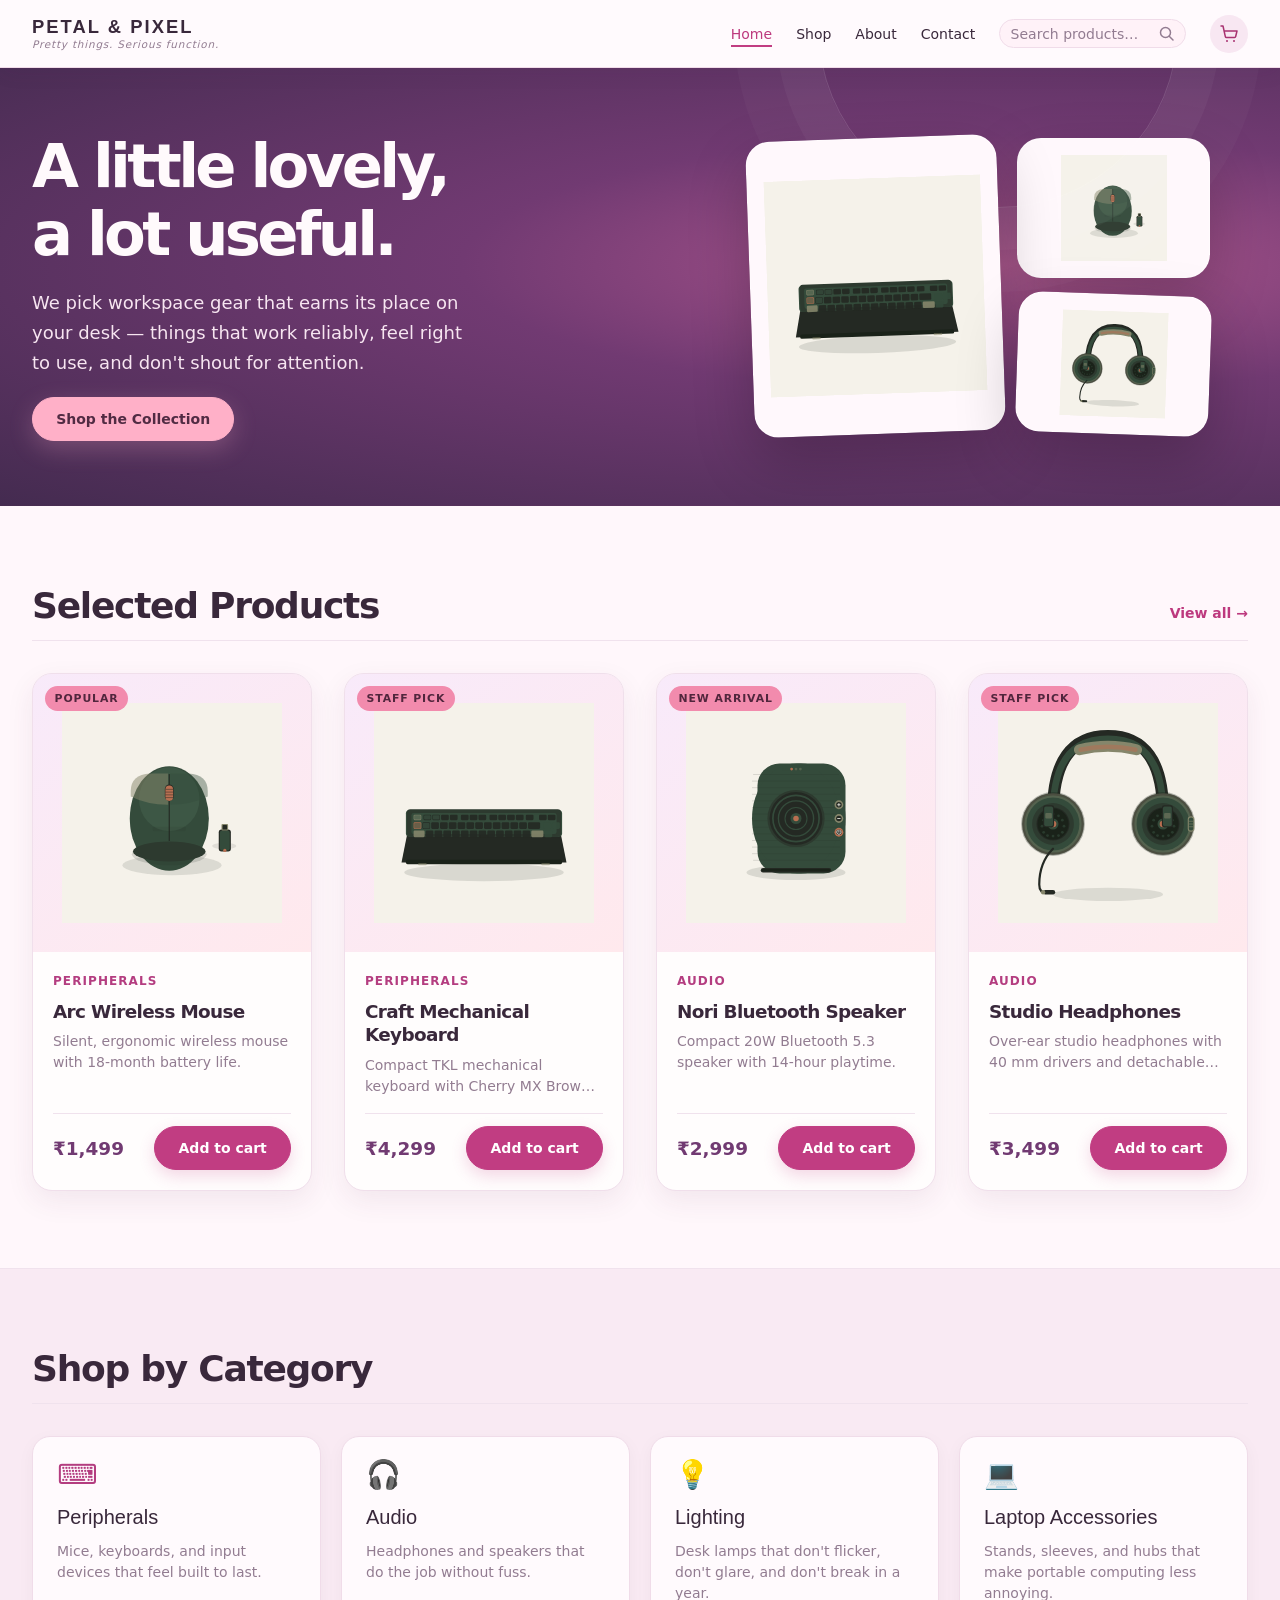
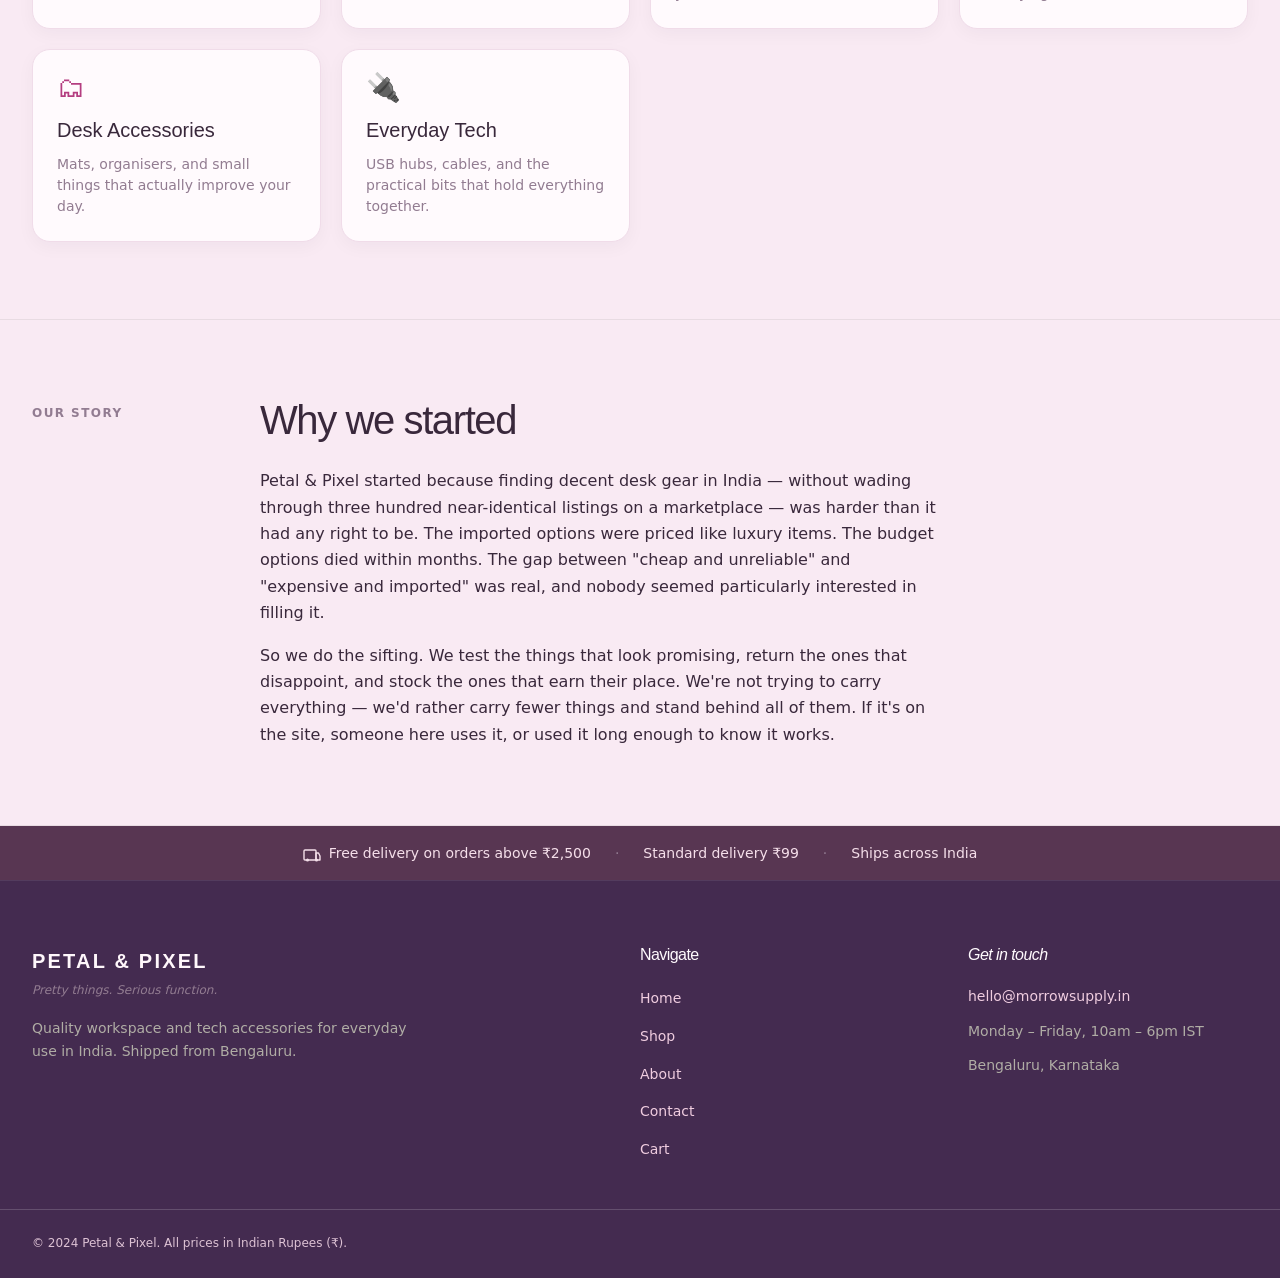
<file: index.html>
<!DOCTYPE html>
<html lang="en">
<head>
  <meta charset="UTF-8" />
  <meta name="viewport" content="width=device-width, initial-scale=1.0" />
  <title>Petal & Pixel — Pretty things. Serious function.</title>
  <meta name="description" content="Petal & Pixel — quality tech and workspace accessories for India. Keyboards, headphones, desk setups, and more." />
  <link rel="stylesheet" href="./css/style.css" />
</head>
<body class="page-home">

  <!-- ===================== HEADER / NAV ===================== -->
  <header class="site-header" id="site-header">
    <nav class="nav-inner" role="navigation" aria-label="Main navigation">

      <!-- Logo -->
      <a href="./index.html" class="nav-logo" aria-label="Petal & Pixel home">
        <span class="logo-name">PETAL & PIXEL</span>
        <span class="logo-tagline">Pretty things. Serious function.</span>
      </a>

      <!-- Primary nav links -->
      <ul class="nav-links" id="nav-menu" role="list">
        <li><a href="./index.html" class="nav-link" data-page="home">Home</a></li>
        <li><a href="./shop.html" class="nav-link" data-page="shop">Shop</a></li>
        <li><a href="./about.html" class="nav-link" data-page="about">About</a></li>
        <li><a href="./contact.html" class="nav-link" data-page="contact">Contact</a></li>
      </ul>

      <!-- Search -->
      <form class="nav-search" role="search" action="./shop.html" method="get">
        <label for="nav-search-input" class="sr-only">Search products</label>
        <input
          type="search"
          id="nav-search-input"
          name="q"
          class="nav-search-input"
          placeholder="Search products…"
          autocomplete="off"
        />
        <button type="submit" class="nav-search-btn" aria-label="Search">
          <svg width="16" height="16" viewBox="0 0 16 16" fill="none" aria-hidden="true">
            <circle cx="6.5" cy="6.5" r="5" stroke="currentColor" stroke-width="1.5"/>
            <path d="M10.5 10.5L14 14" stroke="currentColor" stroke-width="1.5" stroke-linecap="round"/>
          </svg>
        </button>
      </form>

      <!-- Cart -->
      <a href="./cart.html" class="nav-cart" aria-label="View cart">
        <svg width="20" height="20" viewBox="0 0 20 20" fill="none" aria-hidden="true">
          <path d="M2 2h2l2.4 10.8a1 1 0 0 0 1 .7h8.2a1 1 0 0 0 1-.8L18 7H5" stroke="currentColor" stroke-width="1.5" stroke-linecap="round" stroke-linejoin="round"/>
          <circle cx="8" cy="17" r="1" fill="currentColor"/>
          <circle cx="15" cy="17" r="1" fill="currentColor"/>
        </svg>
        <span class="cart-count" id="cart-count" hidden>0</span>
      </a>

      <!-- Mobile hamburger -->
      <button class="nav-hamburger" id="menu-toggle" aria-label="Open menu" aria-expanded="false" aria-controls="nav-menu">
        <span></span><span></span><span></span>
      </button>

    </nav>
  </header>

  <main>

    <!-- ===================== HERO ===================== -->
    <section class="hero" aria-label="Homepage hero">
      <div class="hero-inner container">

        <!-- Left: editorial copy -->
        <div class="hero-copy">
          <h1 class="hero-headline">A little lovely,<br>a lot useful.</h1>
          <p class="hero-subtext">
            We pick workspace gear that earns its place on your desk —
            things that work reliably, feel right to use, and don't
            shout for attention.
          </p>
          <a href="./shop.html" class="btn btn-primary">Shop the Collection</a>
        </div>

        <!-- Right: product image grid -->
        <div class="hero-images" aria-hidden="true">
          <div class="hero-image-grid">
            <div class="hero-img-block hero-img-block--tall">
              <img
                src="./assets/images/mechanical-keyboard.svg"
                alt="Craft Mechanical Keyboard"
                class="hero-product-img"
                loading="eager"
              />
            </div>
            <div class="hero-img-block hero-img-block--short">
              <img
                src="./assets/images/wireless-mouse.svg"
                alt="Arc Wireless Mouse"
                class="hero-product-img"
                loading="eager"
              />
            </div>
            <div class="hero-img-block hero-img-block--short">
              <img
                src="./assets/images/headphones.svg"
                alt="Studio Headphones"
                class="hero-product-img"
                loading="eager"
              />
            </div>
          </div>
        </div>

      </div>
    </section>

    <!-- ===================== FEATURED PRODUCTS ===================== -->
    <section class="section featured-products" id="featured" aria-labelledby="featured-heading">
      <div class="container">
        <div class="section-header">
          <h2 class="section-title" id="featured-heading">Selected Products</h2>
          <a href="./shop.html" class="section-link">View all →</a>
        </div>

        <!-- JS renders product cards here -->
        <div id="featured-products-grid" class="product-grid" role="list" aria-live="polite" aria-busy="true">
          <!-- Loading state -->
          <div class="loading-state" id="featured-loading" aria-label="Loading products">
            <div class="loading-spinner" aria-hidden="true"></div>
            <p>Loading products…</p>
          </div>
        </div>
      </div>
    </section>

    <!-- ===================== CATEGORIES ===================== -->
    <section class="section categories" aria-labelledby="categories-heading">
      <div class="container">
        <h2 class="section-title" id="categories-heading">Shop by Category</h2>
        <ul class="category-grid" role="list">

          <li class="category-card">
            <a href="./shop.html?category=Peripherals" class="category-link">
              <span class="category-icon" aria-hidden="true">⌨</span>
              <span class="category-name">Peripherals</span>
              <span class="category-desc">Mice, keyboards, and input devices that feel built to last.</span>
            </a>
          </li>

          <li class="category-card">
            <a href="./shop.html?category=Audio" class="category-link">
              <span class="category-icon" aria-hidden="true">🎧</span>
              <span class="category-name">Audio</span>
              <span class="category-desc">Headphones and speakers that do the job without fuss.</span>
            </a>
          </li>

          <li class="category-card">
            <a href="./shop.html?category=Lighting" class="category-link">
              <span class="category-icon" aria-hidden="true">💡</span>
              <span class="category-name">Lighting</span>
              <span class="category-desc">Desk lamps that don't flicker, don't glare, and don't break in a year.</span>
            </a>
          </li>

          <li class="category-card">
            <a href="./shop.html?category=Laptop+Accessories" class="category-link">
              <span class="category-icon" aria-hidden="true">💻</span>
              <span class="category-name">Laptop Accessories</span>
              <span class="category-desc">Stands, sleeves, and hubs that make portable computing less annoying.</span>
            </a>
          </li>

          <li class="category-card">
            <a href="./shop.html?category=Desk+Accessories" class="category-link">
              <span class="category-icon" aria-hidden="true">🗂</span>
              <span class="category-name">Desk Accessories</span>
              <span class="category-desc">Mats, organisers, and small things that actually improve your day.</span>
            </a>
          </li>

          <li class="category-card">
            <a href="./shop.html?category=Everyday+Tech" class="category-link">
              <span class="category-icon" aria-hidden="true">🔌</span>
              <span class="category-name">Everyday Tech</span>
              <span class="category-desc">USB hubs, cables, and the practical bits that hold everything together.</span>
            </a>
          </li>

        </ul>
      </div>
    </section>

    <!-- ===================== BRAND STORY ===================== -->
    <section class="section brand-story" aria-labelledby="story-heading">
      <div class="container brand-story-inner">
        <div class="brand-story-label">Our story</div>
        <div class="brand-story-content">
          <h2 class="brand-story-heading" id="story-heading">Why we started</h2>
          <div class="brand-story-text">
            <p>
              Petal & Pixel started because finding decent desk gear in India — without
              wading through three hundred near-identical listings on a marketplace —
              was harder than it had any right to be. The imported options were priced
              like luxury items. The budget options died within months. The gap between
              "cheap and unreliable" and "expensive and imported" was real, and nobody
              seemed particularly interested in filling it.
            </p>
            <p>
              So we do the sifting. We test the things that look promising, return the
              ones that disappoint, and stock the ones that earn their place. We're not
              trying to carry everything — we'd rather carry fewer things and stand
              behind all of them. If it's on the site, someone here uses it, or used it
              long enough to know it works.
            </p>
          </div>
        </div>
      </div>
    </section>

    <!-- ===================== SHIPPING INFO BAR ===================== -->
    <aside class="shipping-bar" aria-label="Shipping information">
      <ul class="shipping-bar-inner" role="list">
        <li class="shipping-item">
          <svg width="18" height="18" viewBox="0 0 18 18" fill="none" aria-hidden="true">
            <rect x="1" y="6" width="12" height="10" rx="1" stroke="currentColor" stroke-width="1.4"/>
            <path d="M13 9h2.5l1.5 3v4h-4V9z" stroke="currentColor" stroke-width="1.4" stroke-linejoin="round"/>
            <circle cx="4.5" cy="16" r="1.5" fill="currentColor"/>
            <circle cx="13.5" cy="16" r="1.5" fill="currentColor"/>
          </svg>
          Free delivery on orders above ₹2,500
        </li>
        <li class="shipping-divider" aria-hidden="true">·</li>
        <li class="shipping-item">Standard delivery ₹99</li>
        <li class="shipping-divider" aria-hidden="true">·</li>
        <li class="shipping-item">Ships across India</li>
      </ul>
    </aside>

  </main>

  <!-- ===================== FOOTER ===================== -->
  <footer class="site-footer" role="contentinfo">
    <div class="footer-inner">

      <!-- Col 1: Brand -->
      <div class="footer-col footer-brand">
        <span class="footer-logo">PETAL & PIXEL</span>
        <p class="footer-tagline">Pretty things. Serious function.</p>
        <p class="footer-blurb">
          Quality workspace and tech accessories for everyday use in India.
          Shipped from Bengaluru.
        </p>
      </div>

      <!-- Col 2: Links -->
      <nav class="footer-col footer-links" aria-label="Footer navigation">
        <h3 class="footer-heading">Navigate</h3>
        <ul role="list">
          <li><a href="./index.html">Home</a></li>
          <li><a href="./shop.html">Shop</a></li>
          <li><a href="./about.html">About</a></li>
          <li><a href="./contact.html">Contact</a></li>
          <li><a href="./cart.html">Cart</a></li>
        </ul>
      </nav>

      <!-- Col 3: Contact -->
      <address class="footer-col footer-contact">
        <h3 class="footer-heading">Get in touch</h3>
        <ul role="list">
          <li>
            <a href="mailto:hello@morrowsupply.in">hello@morrowsupply.in</a>
          </li>
          <li>Monday – Friday, 10am – 6pm IST</li>
          <li>Bengaluru, Karnataka</li>
        </ul>
      </address>

    </div>
    <div class="footer-bottom">
      <p>&copy; 2024 Petal & Pixel. All prices in Indian Rupees (₹).</p>
    </div>
  </footer>

  <!-- Scripts (main.js first — provides globals) -->
  <script src="./js/main.js"></script>
  <script src="./js/products.js"></script>
  <script>
    // Load and render featured products on homepage
    document.addEventListener('DOMContentLoaded', function () {
      const grid = document.getElementById('featured-products-grid');
      const loading = document.getElementById('featured-loading');

      // Set aria-busy while loading
      grid.setAttribute('aria-busy', 'true');

      loadXML('./data/products.xml')
        .then(function (xmlDoc) {
          const products = parseProducts(xmlDoc);
          const featured = products.filter(function (p) {
            return p.featured === true;
          }).slice(0, 4);

          // Clear loading state
          loading.remove();
          grid.setAttribute('aria-busy', 'false');

          if (featured.length === 0) {
            grid.innerHTML = '<p class="empty-state">No featured products at the moment.</p>';
            return;
          }

          grid.innerHTML = featured.map(renderProductCard).join('');
          initAddToCartButtons(grid);
        })
        .catch(function (err) {
          loading.remove();
          grid.setAttribute('aria-busy', 'false');
          grid.innerHTML = '<p class="empty-state__text">Could not load products. Please refresh the page.</p>';
        });
    });
  </script>

</body>
</html>
</file>
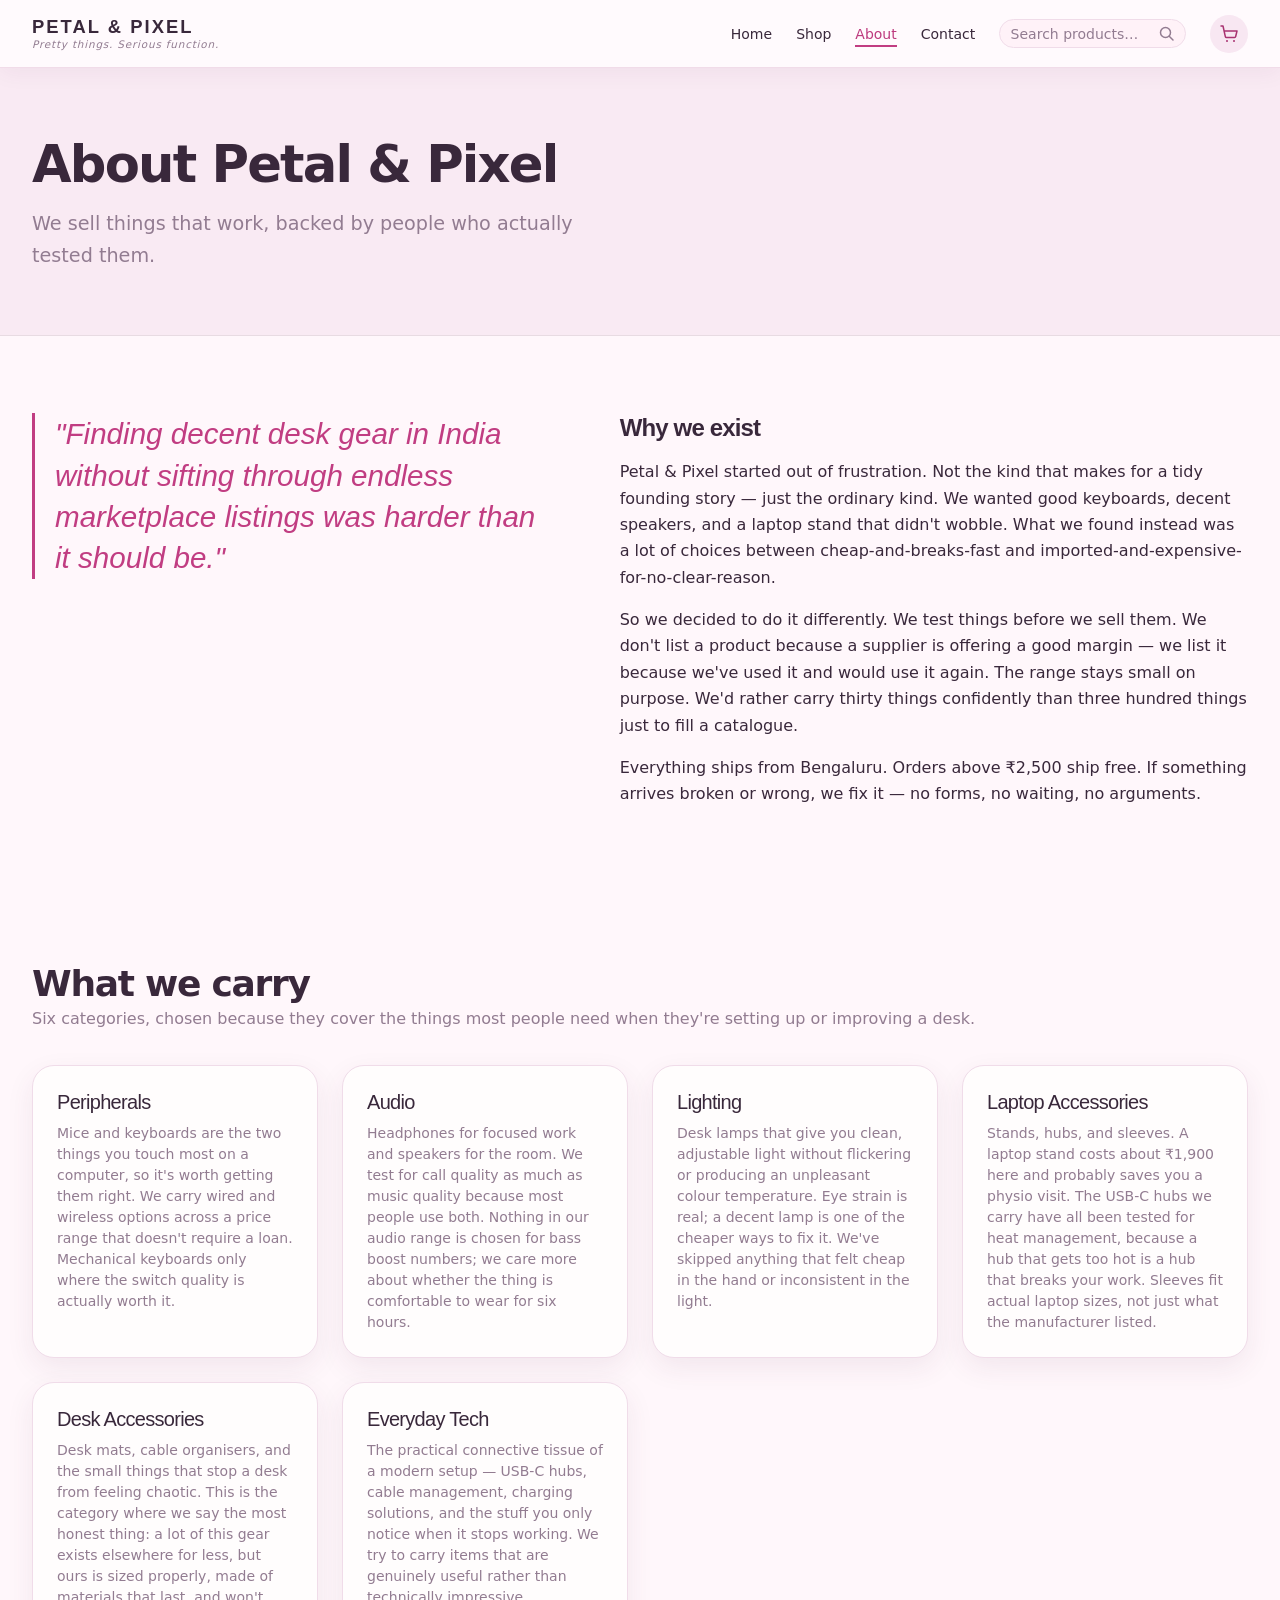
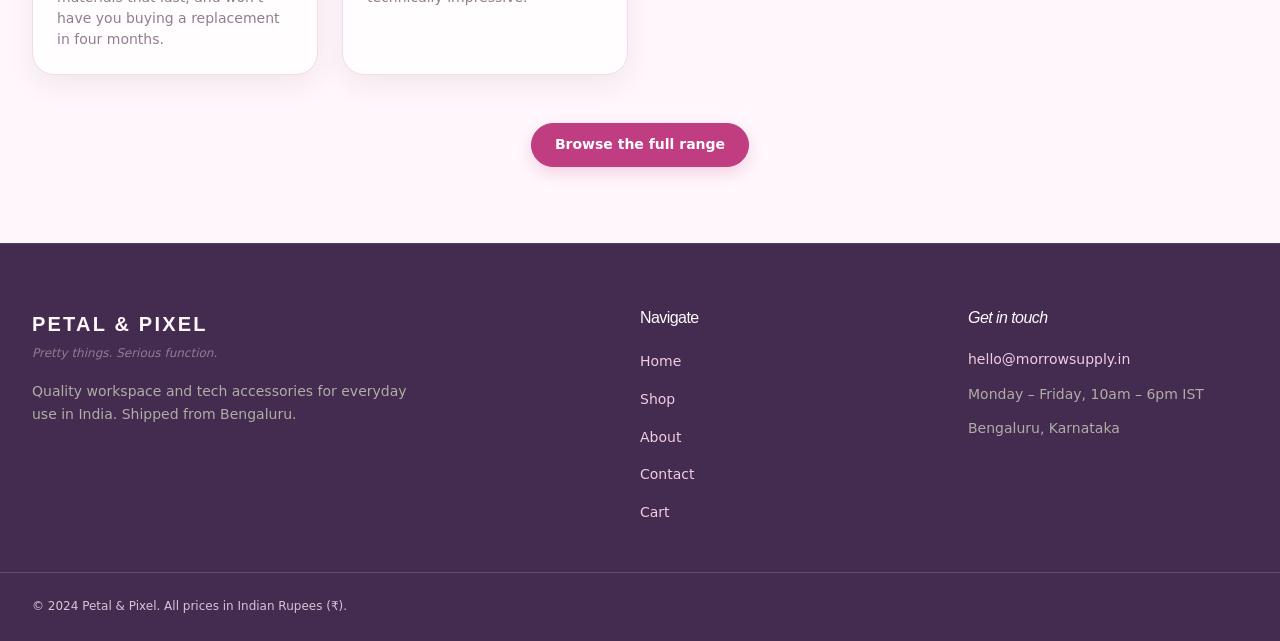
<file: about.html>
<!DOCTYPE html>
<html lang="en">
<head>
  <meta charset="UTF-8" />
  <meta name="viewport" content="width=device-width, initial-scale=1.0" />
  <title>About — Petal & Pixel</title>
  <meta name="description" content="Petal & Pixel is an Indian tech and workspace accessories retailer. We test what we sell and stock only what works." />
  <link rel="stylesheet" href="./css/style.css" />
</head>
<body class="page-about">

  <!-- ===================== HEADER / NAV ===================== -->
  <header class="site-header" id="site-header">
    <nav class="nav-inner" role="navigation" aria-label="Main navigation">

      <!-- Logo -->
      <a href="./index.html" class="nav-logo" aria-label="Petal & Pixel home">
        <span class="logo-name">PETAL & PIXEL</span>
        <span class="logo-tagline">Pretty things. Serious function.</span>
      </a>

      <!-- Primary nav links -->
      <ul class="nav-links" id="nav-menu" role="list">
        <li><a href="./index.html" class="nav-link" data-page="home">Home</a></li>
        <li><a href="./shop.html" class="nav-link" data-page="shop">Shop</a></li>
        <li><a href="./about.html" class="nav-link" data-page="about">About</a></li>
        <li><a href="./contact.html" class="nav-link" data-page="contact">Contact</a></li>
      </ul>

      <!-- Search -->
      <form class="nav-search" role="search" action="./shop.html" method="get">
        <label for="nav-search-input" class="sr-only">Search products</label>
        <input
          type="search"
          id="nav-search-input"
          name="q"
          class="nav-search-input"
          placeholder="Search products…"
          autocomplete="off"
        />
        <button type="submit" class="nav-search-btn" aria-label="Search">
          <svg width="16" height="16" viewBox="0 0 16 16" fill="none" aria-hidden="true">
            <circle cx="6.5" cy="6.5" r="5" stroke="currentColor" stroke-width="1.5"/>
            <path d="M10.5 10.5L14 14" stroke="currentColor" stroke-width="1.5" stroke-linecap="round"/>
          </svg>
        </button>
      </form>

      <!-- Cart -->
      <a href="./cart.html" class="nav-cart" aria-label="View cart">
        <svg width="20" height="20" viewBox="0 0 20 20" fill="none" aria-hidden="true">
          <path d="M2 2h2l2.4 10.8a1 1 0 0 0 1 .7h8.2a1 1 0 0 0 1-.8L18 7H5" stroke="currentColor" stroke-width="1.5" stroke-linecap="round" stroke-linejoin="round"/>
          <circle cx="8" cy="17" r="1" fill="currentColor"/>
          <circle cx="15" cy="17" r="1" fill="currentColor"/>
        </svg>
        <span class="cart-count" id="cart-count" hidden>0</span>
      </a>

      <!-- Mobile hamburger -->
      <button class="nav-hamburger" id="menu-toggle" aria-label="Open menu" aria-expanded="false" aria-controls="nav-menu">
        <span></span><span></span><span></span>
      </button>

    </nav>
  </header>

  <main>

    <!-- ===================== PAGE HERO ===================== -->
    <section class="about-hero" aria-labelledby="about-hero-heading">
      <div class="container">
        <h1 class="about-hero-heading" id="about-hero-heading">About Petal & Pixel</h1>
        <p class="about-hero-lead">
          We sell things that work, backed by people who actually tested them.
        </p>
      </div>
    </section>

    <!-- ===================== BRAND PHILOSOPHY ===================== -->
    <section class="section about-philosophy" aria-labelledby="philosophy-heading">
      <div class="container about-philosophy-inner">

        <!-- Left: pullquote -->
        <div class="about-pullquote-wrap">
          <blockquote class="about-pullquote">
            "Finding decent desk gear in India without sifting through endless
            marketplace listings was harder than it should be."
          </blockquote>
        </div>

        <!-- Right: paragraphs -->
        <div class="about-philosophy-text" id="philosophy-heading">
          <h2 class="about-philosophy-heading">Why we exist</h2>

          <p>
            Petal & Pixel started out of frustration. Not the kind that makes
            for a tidy founding story — just the ordinary kind. We wanted good
            keyboards, decent speakers, and a laptop stand that didn't wobble.
            What we found instead was a lot of choices between cheap-and-breaks-fast
            and imported-and-expensive-for-no-clear-reason.
          </p>

          <p>
            So we decided to do it differently. We test things before we sell them.
            We don't list a product because a supplier is offering a good margin —
            we list it because we've used it and would use it again. The range stays
            small on purpose. We'd rather carry thirty things confidently than three
            hundred things just to fill a catalogue.
          </p>

          <p>
            Everything ships from Bengaluru. Orders above ₹2,500 ship free.
            If something arrives broken or wrong, we fix it — no forms,
            no waiting, no arguments.
          </p>
        </div>

      </div>
    </section>

    <!-- ===================== WHAT WE CARRY ===================== -->
    <section class="section about-categories" aria-labelledby="categories-heading">
      <div class="container">
        <h2 class="section-title" id="categories-heading">What we carry</h2>
        <p class="about-categories-intro">
          Six categories, chosen because they cover the things most people need
          when they're setting up or improving a desk.
        </p>

        <ul class="about-categories-grid" role="list">

          <li class="about-category-block">
            <h3 class="about-category-name">Peripherals</h3>
            <p class="about-category-desc">
              Mice and keyboards are the two things you touch most on a computer,
              so it's worth getting them right. We carry wired and wireless options
              across a price range that doesn't require a loan. Mechanical keyboards
              only where the switch quality is actually worth it.
            </p>
          </li>

          <li class="about-category-block">
            <h3 class="about-category-name">Audio</h3>
            <p class="about-category-desc">
              Headphones for focused work and speakers for the room. We test for
              call quality as much as music quality because most people use both.
              Nothing in our audio range is chosen for bass boost numbers;
              we care more about whether the thing is comfortable to wear for six hours.
            </p>
          </li>

          <li class="about-category-block">
            <h3 class="about-category-name">Lighting</h3>
            <p class="about-category-desc">
              Desk lamps that give you clean, adjustable light without flickering
              or producing an unpleasant colour temperature. Eye strain is real;
              a decent lamp is one of the cheaper ways to fix it. We've skipped
              anything that felt cheap in the hand or inconsistent in the light.
            </p>
          </li>

          <li class="about-category-block">
            <h3 class="about-category-name">Laptop Accessories</h3>
            <p class="about-category-desc">
              Stands, hubs, and sleeves. A laptop stand costs about ₹1,900 here
              and probably saves you a physio visit. The USB-C hubs we carry have
              all been tested for heat management, because a hub that gets too hot
              is a hub that breaks your work. Sleeves fit actual laptop sizes,
              not just what the manufacturer listed.
            </p>
          </li>

          <li class="about-category-block">
            <h3 class="about-category-name">Desk Accessories</h3>
            <p class="about-category-desc">
              Desk mats, cable organisers, and the small things that stop a desk
              from feeling chaotic. This is the category where we say the most
              honest thing: a lot of this gear exists elsewhere for less, but ours
              is sized properly, made of materials that last, and won't have you
              buying a replacement in four months.
            </p>
          </li>

          <li class="about-category-block">
            <h3 class="about-category-name">Everyday Tech</h3>
            <p class="about-category-desc">
              The practical connective tissue of a modern setup — USB-C hubs,
              cable management, charging solutions, and the stuff you only notice
              when it stops working. We try to carry items that are genuinely
              useful rather than technically impressive.
            </p>
          </li>

        </ul>

        <div class="about-cta-wrap">
          <a href="./shop.html" class="btn btn-primary">Browse the full range</a>
        </div>

      </div>
    </section>

  </main>

  <!-- ===================== FOOTER ===================== -->
  <footer class="site-footer" role="contentinfo">
    <div class="footer-inner">

      <!-- Col 1: Brand -->
      <div class="footer-col footer-brand">
        <span class="footer-logo">PETAL & PIXEL</span>
        <p class="footer-tagline">Pretty things. Serious function.</p>
        <p class="footer-blurb">
          Quality workspace and tech accessories for everyday use in India.
          Shipped from Bengaluru.
        </p>
      </div>

      <!-- Col 2: Links -->
      <nav class="footer-col footer-links" aria-label="Footer navigation">
        <h3 class="footer-heading">Navigate</h3>
        <ul role="list">
          <li><a href="./index.html">Home</a></li>
          <li><a href="./shop.html">Shop</a></li>
          <li><a href="./about.html">About</a></li>
          <li><a href="./contact.html">Contact</a></li>
          <li><a href="./cart.html">Cart</a></li>
        </ul>
      </nav>

      <!-- Col 3: Contact -->
      <address class="footer-col footer-contact">
        <h3 class="footer-heading">Get in touch</h3>
        <ul role="list">
          <li>
            <a href="mailto:hello@morrowsupply.in">hello@morrowsupply.in</a>
          </li>
          <li>Monday – Friday, 10am – 6pm IST</li>
          <li>Bengaluru, Karnataka</li>
        </ul>
      </address>

    </div>
    <div class="footer-bottom">
      <p>&copy; 2024 Petal & Pixel. All prices in Indian Rupees (₹).</p>
    </div>
  </footer>

  <!-- Scripts -->
  <script src="./js/main.js"></script>

</body>
</html>
</file>
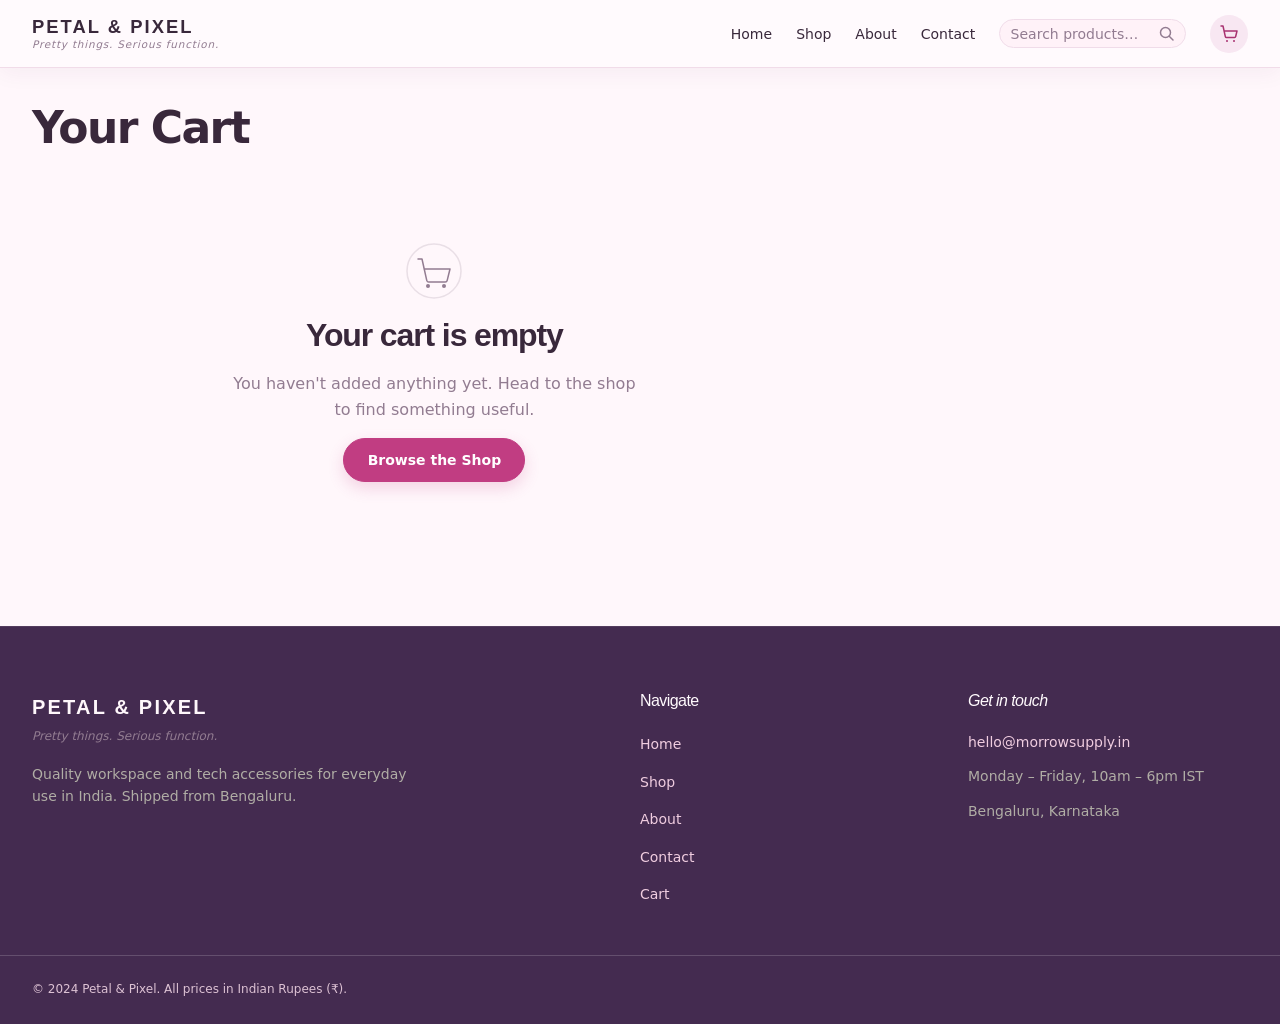
<file: cart.html>
<!DOCTYPE html>
<html lang="en">
<head>
  <meta charset="UTF-8" />
  <meta name="viewport" content="width=device-width, initial-scale=1.0" />
  <title>Your Cart — Petal & Pixel</title>
  <meta name="description" content="Review your cart and proceed to checkout at Petal & Pixel." />
  <link rel="stylesheet" href="./css/style.css" />
</head>
<body class="page-cart">

  <!-- ===================== HEADER / NAV ===================== -->
  <header class="site-header" id="site-header">
    <nav class="nav-inner" role="navigation" aria-label="Main navigation">

      <!-- Logo -->
      <a href="./index.html" class="nav-logo" aria-label="Petal & Pixel home">
        <span class="logo-name">PETAL & PIXEL</span>
        <span class="logo-tagline">Pretty things. Serious function.</span>
      </a>

      <!-- Primary nav links -->
      <ul class="nav-links" id="nav-menu" role="list">
        <li><a href="./index.html" class="nav-link">Home</a></li>
        <li><a href="./shop.html" class="nav-link">Shop</a></li>
        <li><a href="./about.html" class="nav-link">About</a></li>
        <li><a href="./contact.html" class="nav-link">Contact</a></li>
      </ul>

      <!-- Search -->
      <form class="nav-search" role="search" action="./shop.html" method="get">
        <label for="nav-search-input" class="sr-only">Search products</label>
        <input
          type="search"
          id="nav-search-input"
          name="q"
          class="nav-search-input"
          placeholder="Search products…"
          autocomplete="off"
        />
        <button type="submit" class="nav-search-btn" aria-label="Search">
          <svg width="16" height="16" viewBox="0 0 16 16" fill="none" aria-hidden="true">
            <circle cx="6.5" cy="6.5" r="5" stroke="currentColor" stroke-width="1.5"/>
            <path d="M10.5 10.5L14 14" stroke="currentColor" stroke-width="1.5" stroke-linecap="round"/>
          </svg>
        </button>
      </form>

      <!-- Cart -->
      <a href="./cart.html" class="nav-cart" aria-label="View cart" aria-current="page">
        <svg width="20" height="20" viewBox="0 0 20 20" fill="none" aria-hidden="true">
          <path d="M2 2h2l2.4 10.8a1 1 0 0 0 1 .7h8.2a1 1 0 0 0 1-.8L18 7H5" stroke="currentColor" stroke-width="1.5" stroke-linecap="round" stroke-linejoin="round"/>
          <circle cx="8" cy="17" r="1" fill="currentColor"/>
          <circle cx="15" cy="17" r="1" fill="currentColor"/>
        </svg>
        <span class="cart-count" id="cart-count" hidden>0</span>
      </a>

      <!-- Mobile hamburger -->
      <button class="nav-hamburger" id="menu-toggle" aria-label="Open menu" aria-expanded="false" aria-controls="nav-menu">
        <span></span><span></span><span></span>
      </button>

    </nav>
  </header>

  <main>
    <div class="container">
      <h1 class="page-title">Your Cart</h1>

      <!-- Cart layout: items (left) + summary sidebar (right) -->
      <div class="cart-layout" id="cart-layout">

        <!-- Cart items column -->
        <section class="cart-items-col" aria-label="Cart items">
          <div id="cart-items" aria-live="polite">
            <!-- JS renders cart rows or empty state here -->
            <div class="loading-state" id="cart-loading" aria-label="Loading cart">
              <div class="loading-spinner" aria-hidden="true"></div>
              <p>Loading your cart…</p>
            </div>
          </div>
        </section>

        <!-- Order summary sidebar -->
        <aside class="cart-summary-col" aria-label="Order summary" id="cart-summary-sidebar">
          <div class="order-summary-card">
            <h2 class="summary-heading">Order Summary</h2>

            <dl class="summary-list">
              <div class="summary-row">
                <dt>Subtotal</dt>
                <dd id="summary-subtotal">—</dd>
              </div>
              <div class="summary-row">
                <dt>Delivery</dt>
                <dd id="summary-shipping">—</dd>
              </div>
              <div class="summary-row summary-row--total">
                <dt>Total</dt>
                <dd id="summary-total">—</dd>
              </div>
            </dl>

            <p class="delivery-note" id="delivery-note" aria-live="polite"></p>

            <a href="./checkout.html" class="btn btn-primary btn-block" id="checkout-btn">
              Proceed to Checkout
            </a>
            <a href="./shop.html" class="btn btn-outline btn-block mt-sm">
              Continue Shopping
            </a>
          </div>
        </aside>

      </div><!-- /.cart-layout -->
    </div>
  </main>

  <!-- ===================== FOOTER ===================== -->
  <footer class="site-footer" role="contentinfo">
    <div class="footer-inner">

      <div class="footer-col footer-brand">
        <span class="footer-logo">PETAL & PIXEL</span>
        <p class="footer-tagline">Pretty things. Serious function.</p>
        <p class="footer-blurb">Quality workspace and tech accessories for everyday use in India. Shipped from Bengaluru.</p>
      </div>

      <nav class="footer-col footer-links" aria-label="Footer navigation">
        <h3 class="footer-heading">Navigate</h3>
        <ul role="list">
          <li><a href="./index.html">Home</a></li>
          <li><a href="./shop.html">Shop</a></li>
          <li><a href="./about.html">About</a></li>
          <li><a href="./contact.html">Contact</a></li>
          <li><a href="./cart.html">Cart</a></li>
        </ul>
      </nav>

      <address class="footer-col footer-contact">
        <h3 class="footer-heading">Get in touch</h3>
        <ul role="list">
          <li><a href="mailto:hello@morrowsupply.in">hello@morrowsupply.in</a></li>
          <li>Monday – Friday, 10am – 6pm IST</li>
          <li>Bengaluru, Karnataka</li>
        </ul>
      </address>

    </div>
    <div class="footer-bottom">
      <p>&copy; 2024 Petal & Pixel. All prices in Indian Rupees (₹).</p>
    </div>
  </footer>

  <!-- Scripts (main.js first — provides globals used by products.js and cart.js) -->
  <script src="./js/main.js"></script>
  <script src="./js/products.js"></script>
  <script src="./js/cart.js"></script>

</body>
</html>
</file>
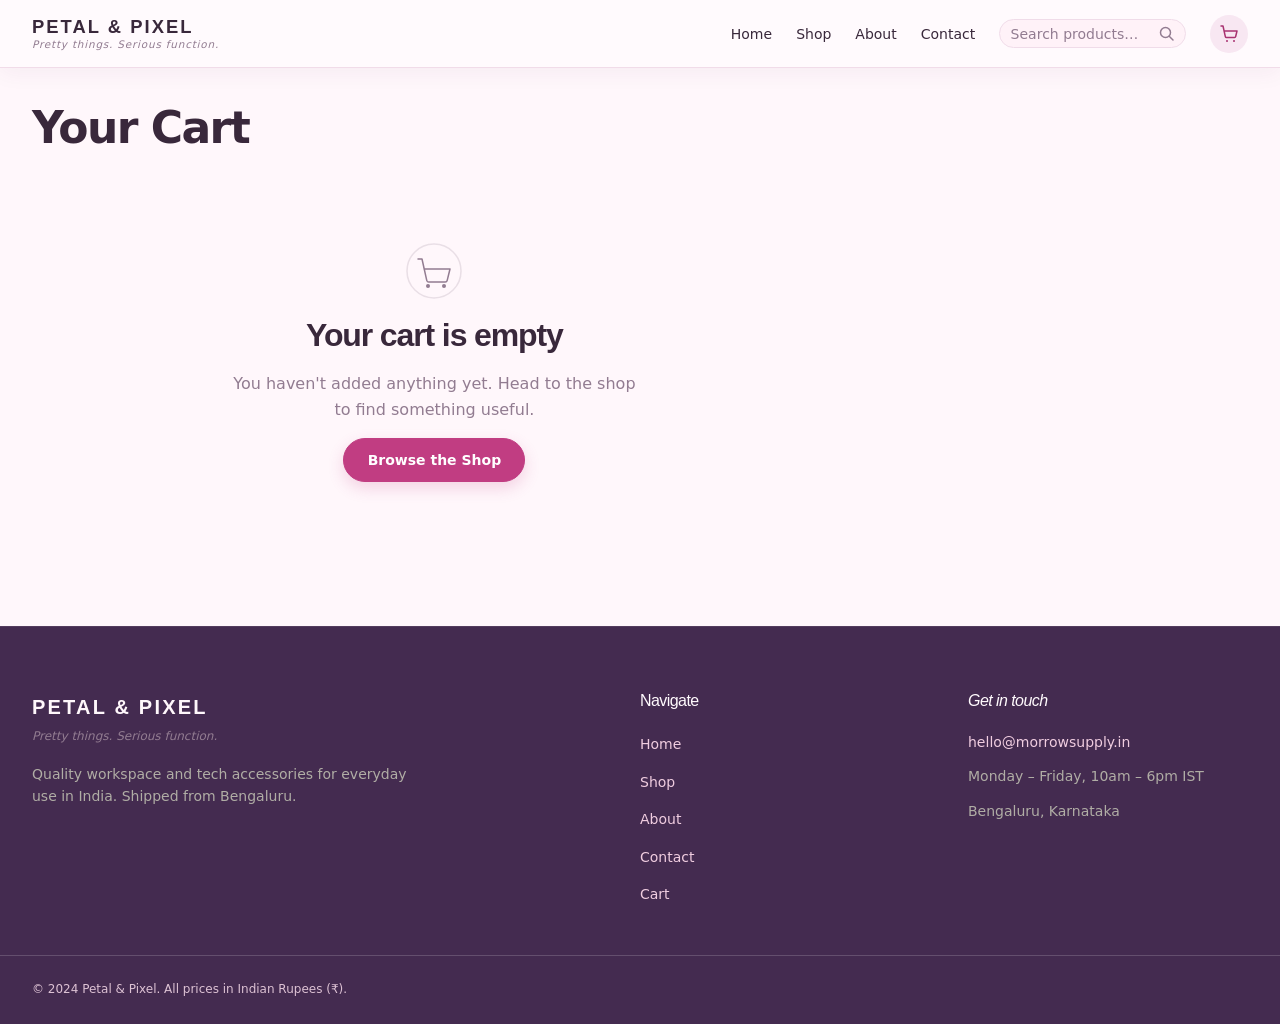
<file: checkout.html>
<!DOCTYPE html>
<html lang="en">
<head>
  <meta charset="UTF-8" />
  <meta name="viewport" content="width=device-width, initial-scale=1.0" />
  <title>Checkout — Petal & Pixel</title>
  <meta name="description" content="Complete your order at Petal & Pixel." />
  <link rel="stylesheet" href="./css/style.css" />
</head>
<body class="page-checkout">

  <!-- ===================== HEADER / NAV ===================== -->
  <header class="site-header" id="site-header">
    <nav class="nav-inner" role="navigation" aria-label="Main navigation">

      <a href="./index.html" class="nav-logo" aria-label="Petal & Pixel home">
        <span class="logo-name">PETAL & PIXEL</span>
        <span class="logo-tagline">Pretty things. Serious function.</span>
      </a>

      <ul class="nav-links" id="nav-menu" role="list">
        <li><a href="./index.html" class="nav-link">Home</a></li>
        <li><a href="./shop.html" class="nav-link">Shop</a></li>
        <li><a href="./about.html" class="nav-link">About</a></li>
        <li><a href="./contact.html" class="nav-link">Contact</a></li>
      </ul>

      <form class="nav-search" role="search" action="./shop.html" method="get">
        <label for="nav-search-input" class="sr-only">Search products</label>
        <input type="search" id="nav-search-input" name="q" class="nav-search-input" placeholder="Search products…" autocomplete="off" />
        <button type="submit" class="nav-search-btn" aria-label="Search">
          <svg width="16" height="16" viewBox="0 0 16 16" fill="none" aria-hidden="true">
            <circle cx="6.5" cy="6.5" r="5" stroke="currentColor" stroke-width="1.5"/>
            <path d="M10.5 10.5L14 14" stroke="currentColor" stroke-width="1.5" stroke-linecap="round"/>
          </svg>
        </button>
      </form>

      <a href="./cart.html" class="nav-cart" aria-label="View cart">
        <svg width="20" height="20" viewBox="0 0 20 20" fill="none" aria-hidden="true">
          <path d="M2 2h2l2.4 10.8a1 1 0 0 0 1 .7h8.2a1 1 0 0 0 1-.8L18 7H5" stroke="currentColor" stroke-width="1.5" stroke-linecap="round" stroke-linejoin="round"/>
          <circle cx="8" cy="17" r="1" fill="currentColor"/>
          <circle cx="15" cy="17" r="1" fill="currentColor"/>
        </svg>
        <span class="cart-count" id="cart-count" hidden>0</span>
      </a>

      <button class="nav-hamburger" id="menu-toggle" aria-label="Open menu" aria-expanded="false" aria-controls="nav-menu">
        <span></span><span></span><span></span>
      </button>

    </nav>
  </header>

  <main>
    <div class="container">
      <h1 class="page-title">Checkout</h1>

      <div class="checkout-layout">

        <!-- LEFT: Delivery & contact form -->
        <section class="checkout-form-col" aria-label="Delivery details">
          <h2 class="checkout-section-heading">Delivery Details</h2>

          <form id="checkout-form" novalidate>

            <!-- Full Name -->
            <div class="form-group">
              <label for="field-name" class="form-label">Full Name <span aria-hidden="true">*</span></label>
              <input
                type="text"
                id="field-name"
                name="fullName"
                class="form-input"
                autocomplete="name"
                placeholder="e.g. Priya Nair"
                required
                minlength="2"
              />
              <span class="form-error" id="error-name" role="alert" aria-live="polite"></span>
            </div>

            <!-- Email -->
            <div class="form-group">
              <label for="field-email" class="form-label">Email Address <span aria-hidden="true">*</span></label>
              <input
                type="email"
                id="field-email"
                name="email"
                class="form-input"
                autocomplete="email"
                placeholder="e.g. priya@example.com"
                required
              />
              <span class="form-error" id="error-email" role="alert" aria-live="polite"></span>
            </div>

            <!-- Mobile -->
            <div class="form-group">
              <label for="field-mobile" class="form-label">Mobile Number <span aria-hidden="true">*</span></label>
              <input
                type="tel"
                id="field-mobile"
                name="mobile"
                class="form-input"
                autocomplete="tel"
                placeholder="10-digit Indian mobile number"
                required
                maxlength="10"
              />
              <span class="form-error" id="error-mobile" role="alert" aria-live="polite"></span>
            </div>

            <!-- Address -->
            <div class="form-group">
              <label for="field-address" class="form-label">House / Street Address <span aria-hidden="true">*</span></label>
              <textarea
                id="field-address"
                name="address"
                class="form-input form-textarea"
                autocomplete="street-address"
                placeholder="Flat / House no., Building, Street, Area"
                required
                rows="3"
              ></textarea>
              <span class="form-error" id="error-address" role="alert" aria-live="polite"></span>
            </div>

            <!-- City -->
            <div class="form-row">
              <div class="form-group">
                <label for="field-city" class="form-label">City <span aria-hidden="true">*</span></label>
                <input
                  type="text"
                  id="field-city"
                  name="city"
                  class="form-input"
                  autocomplete="address-level2"
                  placeholder="e.g. Bengaluru"
                  required
                />
                <span class="form-error" id="error-city" role="alert" aria-live="polite"></span>
              </div>

              <!-- PIN code -->
              <div class="form-group">
                <label for="field-pin" class="form-label">PIN Code <span aria-hidden="true">*</span></label>
                <input
                  type="text"
                  id="field-pin"
                  name="pin"
                  class="form-input"
                  autocomplete="postal-code"
                  placeholder="6-digit PIN"
                  required
                  maxlength="6"
                />
                <span class="form-error" id="error-pin" role="alert" aria-live="polite"></span>
              </div>
            </div>

            <!-- State -->
            <div class="form-group">
              <label for="field-state" class="form-label">State <span aria-hidden="true">*</span></label>
              <select id="field-state" name="state" class="form-input form-select" autocomplete="address-level1" required>
                <option value="">— Select state —</option>
                <option value="Andhra Pradesh">Andhra Pradesh</option>
                <option value="Arunachal Pradesh">Arunachal Pradesh</option>
                <option value="Assam">Assam</option>
                <option value="Bihar">Bihar</option>
                <option value="Chhattisgarh">Chhattisgarh</option>
                <option value="Delhi">Delhi (NCT)</option>
                <option value="Goa">Goa</option>
                <option value="Gujarat">Gujarat</option>
                <option value="Haryana">Haryana</option>
                <option value="Himachal Pradesh">Himachal Pradesh</option>
                <option value="Jharkhand">Jharkhand</option>
                <option value="Karnataka">Karnataka</option>
                <option value="Kerala">Kerala</option>
                <option value="Ladakh">Ladakh</option>
                <option value="Lakshadweep">Lakshadweep</option>
                <option value="Madhya Pradesh">Madhya Pradesh</option>
                <option value="Maharashtra">Maharashtra</option>
                <option value="Manipur">Manipur</option>
                <option value="Meghalaya">Meghalaya</option>
                <option value="Mizoram">Mizoram</option>
                <option value="Nagaland">Nagaland</option>
                <option value="Odisha">Odisha</option>
                <option value="Puducherry">Puducherry</option>
                <option value="Punjab">Punjab</option>
                <option value="Rajasthan">Rajasthan</option>
                <option value="Sikkim">Sikkim</option>
                <option value="Tamil Nadu">Tamil Nadu</option>
                <option value="Telangana">Telangana</option>
                <option value="Tripura">Tripura</option>
                <option value="Uttar Pradesh">Uttar Pradesh</option>
                <option value="Uttarakhand">Uttarakhand</option>
                <option value="West Bengal">West Bengal</option>
              </select>
              <span class="form-error" id="error-state" role="alert" aria-live="polite"></span>
            </div>

            <!-- Submit -->
            <button type="submit" class="btn btn-primary btn-block btn-lg" id="place-order-btn">
              Place Order
            </button>

            <p class="checkout-demo-note">
              <svg width="14" height="14" viewBox="0 0 14 14" fill="none" aria-hidden="true">
                <circle cx="7" cy="7" r="6" stroke="currentColor" stroke-width="1.3"/>
                <path d="M7 6v4M7 4.5h.01" stroke="currentColor" stroke-width="1.3" stroke-linecap="round"/>
              </svg>
              This is a demo checkout. No payment is processed.
            </p>

          </form>
        </section>

        <!-- RIGHT: Order summary sidebar -->
        <aside class="checkout-summary-col" aria-label="Order summary">
          <div class="order-summary-card">
            <h2 class="summary-heading">Your Order</h2>

            <ul class="checkout-items-list" id="checkout-items-list" aria-live="polite">
              <!-- JS fills this -->
              <li class="checkout-items-loading">Loading items…</li>
            </ul>

            <dl class="summary-list">
              <div class="summary-row">
                <dt>Subtotal</dt>
                <dd id="co-subtotal">—</dd>
              </div>
              <div class="summary-row">
                <dt>Delivery</dt>
                <dd id="co-shipping">—</dd>
              </div>
              <div class="summary-row summary-row--total">
                <dt>Total Payable</dt>
                <dd id="co-total">—</dd>
              </div>
            </dl>
          </div>
        </aside>

      </div><!-- /.checkout-layout -->
    </div>
  </main>

  <!-- ===================== FOOTER ===================== -->
  <footer class="site-footer" role="contentinfo">
    <div class="footer-inner">

      <div class="footer-col footer-brand">
        <span class="footer-logo">PETAL & PIXEL</span>
        <p class="footer-tagline">Pretty things. Serious function.</p>
        <p class="footer-blurb">Quality workspace and tech accessories for everyday use in India. Shipped from Bengaluru.</p>
      </div>

      <nav class="footer-col footer-links" aria-label="Footer navigation">
        <h3 class="footer-heading">Navigate</h3>
        <ul role="list">
          <li><a href="./index.html">Home</a></li>
          <li><a href="./shop.html">Shop</a></li>
          <li><a href="./about.html">About</a></li>
          <li><a href="./contact.html">Contact</a></li>
          <li><a href="./cart.html">Cart</a></li>
        </ul>
      </nav>

      <address class="footer-col footer-contact">
        <h3 class="footer-heading">Get in touch</h3>
        <ul role="list">
          <li><a href="mailto:hello@morrowsupply.in">hello@morrowsupply.in</a></li>
          <li>Monday – Friday, 10am – 6pm IST</li>
          <li>Bengaluru, Karnataka</li>
        </ul>
      </address>

    </div>
    <div class="footer-bottom">
      <p>&copy; 2024 Petal & Pixel. All prices in Indian Rupees (₹).</p>
    </div>
  </footer>

  <!-- Scripts (main.js first — provides globals) -->
  <script src="./js/main.js"></script>
  <script src="./js/products.js"></script>
  <script src="./js/checkout.js"></script>

</body>
</html>
</file>
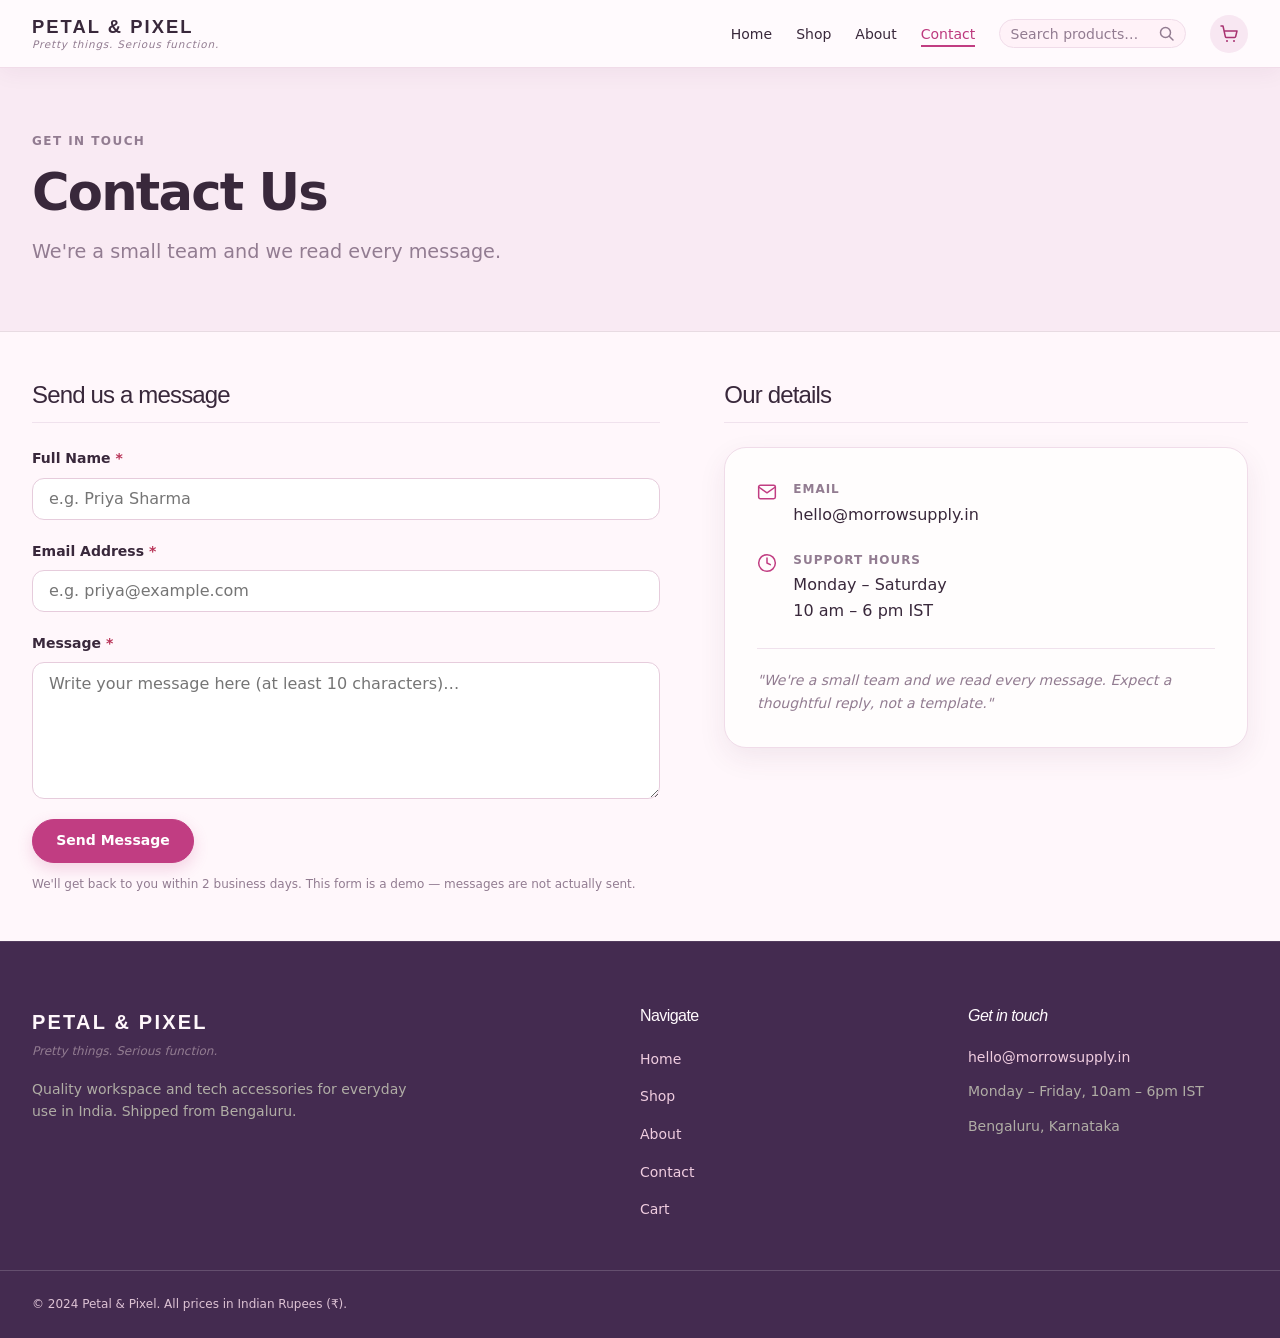
<file: contact.html>
<!DOCTYPE html>
<html lang="en">
<head>
  <meta charset="UTF-8" />
  <meta name="viewport" content="width=device-width, initial-scale=1.0" />
  <title>Contact Us — Petal & Pixel</title>
  <meta name="description" content="Get in touch with the Petal & Pixel team. We read every message." />
  <link rel="stylesheet" href="./css/style.css" />
</head>
<body>

  <!-- HEADER -->
  <header class="site-header" id="site-header">
    <nav class="nav-inner" role="navigation" aria-label="Main navigation">

      <a href="./index.html" class="nav-logo" aria-label="Petal & Pixel home">
        <span class="logo-name">PETAL & PIXEL</span>
        <span class="logo-tagline">Pretty things. Serious function.</span>
      </a>

      <ul class="nav-links" id="nav-menu" role="list">
        <li><a href="./index.html" class="nav-link">Home</a></li>
        <li><a href="./shop.html" class="nav-link">Shop</a></li>
        <li><a href="./about.html" class="nav-link">About</a></li>
        <li><a href="./contact.html" class="nav-link">Contact</a></li>
      </ul>

      <form class="nav-search" role="search" action="./shop.html" method="get">
        <label for="nav-search-input" class="sr-only">Search products</label>
        <input type="search" id="nav-search-input" name="q" class="nav-search-input" placeholder="Search products…" autocomplete="off" />
        <button type="submit" class="nav-search-btn" aria-label="Search">
          <svg width="16" height="16" viewBox="0 0 16 16" fill="none" aria-hidden="true">
            <circle cx="6.5" cy="6.5" r="5" stroke="currentColor" stroke-width="1.5"/>
            <path d="M10.5 10.5L14 14" stroke="currentColor" stroke-width="1.5" stroke-linecap="round"/>
          </svg>
        </button>
      </form>

      <a href="./cart.html" class="nav-cart" aria-label="View cart">
        <svg width="20" height="20" viewBox="0 0 20 20" fill="none" aria-hidden="true">
          <path d="M2 2h2l2.4 10.8a1 1 0 0 0 1 .7h8.2a1 1 0 0 0 1-.8L18 7H5" stroke="currentColor" stroke-width="1.5" stroke-linecap="round" stroke-linejoin="round"/>
          <circle cx="8" cy="17" r="1" fill="currentColor"/>
          <circle cx="15" cy="17" r="1" fill="currentColor"/>
        </svg>
        <span class="cart-count" id="cart-count" hidden>0</span>
      </a>

      <button class="nav-hamburger" id="menu-toggle" aria-label="Open menu" aria-expanded="false" aria-controls="nav-menu">
        <span></span><span></span><span></span>
      </button>

    </nav>
  </header>

  <!-- PAGE HERO -->
  <section class="page-hero">
    <div class="container">
      <p class="page-hero-eyebrow">Get in touch</p>
      <h1 class="page-hero-title">Contact Us</h1>
      <p class="page-hero-sub">We're a small team and we read every message.</p>
    </div>
  </section>

  <!-- MAIN CONTENT -->
  <main class="contact-main container" id="main-content">

    <!-- FORM COLUMN -->
    <section class="contact-form-col" aria-labelledby="form-heading">
      <h2 id="form-heading" class="contact-col-heading">Send us a message</h2>

      <!-- Success state (hidden until valid submit) -->
      <div class="contact-success" id="contact-success" role="alert" aria-live="polite" hidden>
        <div class="success-icon" aria-hidden="true">
          <svg xmlns="http://www.w3.org/2000/svg" width="40" height="40" viewBox="0 0 24 24" fill="none" stroke="currentColor" stroke-width="1.8" stroke-linecap="round" stroke-linejoin="round">
            <path d="M22 11.08V12a10 10 0 1 1-5.93-9.14"/>
            <polyline points="22 4 12 14.01 9 11.01"/>
          </svg>
        </div>
        <h3 class="success-heading">Message received!</h3>
        <p class="success-body">Thank you for reaching out. We'll be in touch soon.</p>
        <button class="btn btn-secondary" id="reset-btn" type="button">Send another message</button>
      </div>

      <!-- Contact form -->
      <form class="contact-form" id="contact-form" novalidate>

        <!-- Full Name -->
        <div class="form-group" id="group-name">
          <label class="form-label" for="contact-name">
            Full Name <span class="required-mark" aria-hidden="true">*</span>
          </label>
          <input
            class="form-input"
            type="text"
            id="contact-name"
            name="name"
            autocomplete="name"
            placeholder="e.g. Priya Sharma"
            required
            aria-describedby="error-name"
          />
          <span class="form-error" id="error-name" role="alert" aria-live="polite"></span>
        </div>

        <!-- Email -->
        <div class="form-group" id="group-email">
          <label class="form-label" for="contact-email">
            Email Address <span class="required-mark" aria-hidden="true">*</span>
          </label>
          <input
            class="form-input"
            type="email"
            id="contact-email"
            name="email"
            autocomplete="email"
            placeholder="e.g. priya@example.com"
            required
            aria-describedby="error-email"
          />
          <span class="form-error" id="error-email" role="alert" aria-live="polite"></span>
        </div>

        <!-- Message -->
        <div class="form-group" id="group-message">
          <label class="form-label" for="contact-message">
            Message <span class="required-mark" aria-hidden="true">*</span>
          </label>
          <textarea
            class="form-input form-textarea"
            id="contact-message"
            name="message"
            rows="6"
            placeholder="Write your message here (at least 10 characters)…"
            required
            aria-describedby="error-message"
          ></textarea>
          <span class="form-error" id="error-message" role="alert" aria-live="polite"></span>
        </div>

        <div class="form-actions">
          <button class="btn btn-primary" type="submit">Send Message</button>
          <p class="form-disclaimer">
            We'll get back to you within 2 business days. This form is a demo — messages are not actually sent.
          </p>
        </div>

      </form>
    </section>

    <!-- INFO COLUMN -->
    <aside class="contact-info-col" aria-labelledby="info-heading">
      <h2 id="info-heading" class="contact-col-heading">Our details</h2>

      <div class="contact-info-card">
        <div class="info-block">
          <div class="info-icon" aria-hidden="true">
            <svg xmlns="http://www.w3.org/2000/svg" width="20" height="20" viewBox="0 0 24 24" fill="none" stroke="currentColor" stroke-width="1.8" stroke-linecap="round" stroke-linejoin="round">
              <path d="M4 4h16c1.1 0 2 .9 2 2v12c0 1.1-.9 2-2 2H4c-1.1 0-2-.9-2-2V6c0-1.1.9-2 2-2z"/>
              <polyline points="22,6 12,13 2,6"/>
            </svg>
          </div>
          <div class="info-content">
            <span class="info-label">Email</span>
            <a href="mailto:hello@morrowsupply.in" class="info-value info-link">hello@morrowsupply.in</a>
          </div>
        </div>

        <div class="info-block">
          <div class="info-icon" aria-hidden="true">
            <svg xmlns="http://www.w3.org/2000/svg" width="20" height="20" viewBox="0 0 24 24" fill="none" stroke="currentColor" stroke-width="1.8" stroke-linecap="round" stroke-linejoin="round">
              <circle cx="12" cy="12" r="10"/>
              <polyline points="12 6 12 12 16 14"/>
            </svg>
          </div>
          <div class="info-content">
            <span class="info-label">Support Hours</span>
            <span class="info-value">Monday – Saturday</span>
            <span class="info-value">10 am – 6 pm IST</span>
          </div>
        </div>

        <div class="info-note">
          <p>"We're a small team and we read every message. Expect a thoughtful reply, not a template."</p>
        </div>
      </div>
    </aside>

  </main>

  <!-- ===================== FOOTER ===================== -->
  <footer class="site-footer" role="contentinfo">
    <div class="footer-inner">

      <div class="footer-col footer-brand">
        <span class="footer-logo">PETAL & PIXEL</span>
        <p class="footer-tagline">Pretty things. Serious function.</p>
        <p class="footer-blurb">
          Quality workspace and tech accessories for everyday use in India.
          Shipped from Bengaluru.
        </p>
      </div>

      <nav class="footer-col footer-links" aria-label="Footer navigation">
        <h3 class="footer-heading">Navigate</h3>
        <ul role="list">
          <li><a href="./index.html">Home</a></li>
          <li><a href="./shop.html">Shop</a></li>
          <li><a href="./about.html">About</a></li>
          <li><a href="./contact.html">Contact</a></li>
          <li><a href="./cart.html">Cart</a></li>
        </ul>
      </nav>

      <address class="footer-col footer-contact">
        <h3 class="footer-heading">Get in touch</h3>
        <ul role="list">
          <li>
            <a href="mailto:hello@morrowsupply.in">hello@morrowsupply.in</a>
          </li>
          <li>Monday – Friday, 10am – 6pm IST</li>
          <li>Bengaluru, Karnataka</li>
        </ul>
      </address>

    </div>
    <div class="footer-bottom">
      <p>&copy; 2024 Petal & Pixel. All prices in Indian Rupees (₹).</p>
    </div>
  </footer>

  <script src="./js/main.js"></script>

  <!-- INLINE CONTACT FORM VALIDATION -->
  <script>
    (function () {
      'use strict';

      const form        = document.getElementById('contact-form');
      const successBox  = document.getElementById('contact-success');
      const resetBtn    = document.getElementById('reset-btn');

      const fields = {
        name:    { input: document.getElementById('contact-name'),    error: document.getElementById('error-name')    },
        email:   { input: document.getElementById('contact-email'),   error: document.getElementById('error-email')   },
        message: { input: document.getElementById('contact-message'), error: document.getElementById('error-message') }
      };

      // ── Validators ──────────────────────────────────────────────────────────

      function isValidEmail(value) {
        // RFC-ish pattern — good enough for a contact form
        return /^[^\s@]+@[^\s@]+\.[^\s@]{2,}$/.test(value.trim());
      }

      function validateField(key) {
        const { input, error } = fields[key];
        const value = input.value;
        let message = '';

        if (key === 'name') {
          if (!value.trim()) message = 'Please enter your full name.';
        } else if (key === 'email') {
          if (!value.trim()) {
            message = 'Please enter your email address.';
          } else if (!isValidEmail(value)) {
            message = 'Please enter a valid email address (e.g. name@example.com).';
          }
        } else if (key === 'message') {
          if (!value.trim()) {
            message = 'Please write a message before sending.';
          } else if (value.trim().length < 10) {
            message = 'Your message must be at least 10 characters long.';
          }
        }

        setError(key, message);
        return message === '';
      }

      function setError(key, message) {
        const { input, error } = fields[key];
        const group = document.getElementById('group-' + key);

        error.textContent = message;

        if (message) {
          input.setAttribute('aria-invalid', 'true');
          group.classList.add('has-error');
        } else {
          input.removeAttribute('aria-invalid');
          group.classList.remove('has-error');
        }
      }

      // ── Live validation (blur + input after first attempt) ──────────────────

      let submitted = false;

      Object.keys(fields).forEach(function (key) {
        const { input } = fields[key];

        input.addEventListener('blur', function () {
          if (submitted) validateField(key);
        });

        input.addEventListener('input', function () {
          if (submitted) validateField(key);
        });
      });

      // ── Submit ───────────────────────────────────────────────────────────────

      form.addEventListener('submit', function (e) {
        e.preventDefault();
        submitted = true;

        const nameOk    = validateField('name');
        const emailOk   = validateField('email');
        const messageOk = validateField('message');

        if (!nameOk || !emailOk || !messageOk) {
          // Focus first invalid field
          const firstInvalid = Object.keys(fields).find(function (k) {
            return fields[k].input.getAttribute('aria-invalid') === 'true';
          });
          if (firstInvalid) fields[firstInvalid].input.focus();
          return;
        }

        // All valid — show success
        form.hidden = true;
        successBox.hidden = false;
        successBox.focus();
      });

      // ── Reset ────────────────────────────────────────────────────────────────

      resetBtn.addEventListener('click', function () {
        form.reset();
        submitted = false;

        // Clear all errors
        Object.keys(fields).forEach(function (key) {
          setError(key, '');
        });

        successBox.hidden = true;
        form.hidden = false;

        // Focus first field
        fields.name.input.focus();
      });

    }());
  </script>

</body>
</html>
</file>
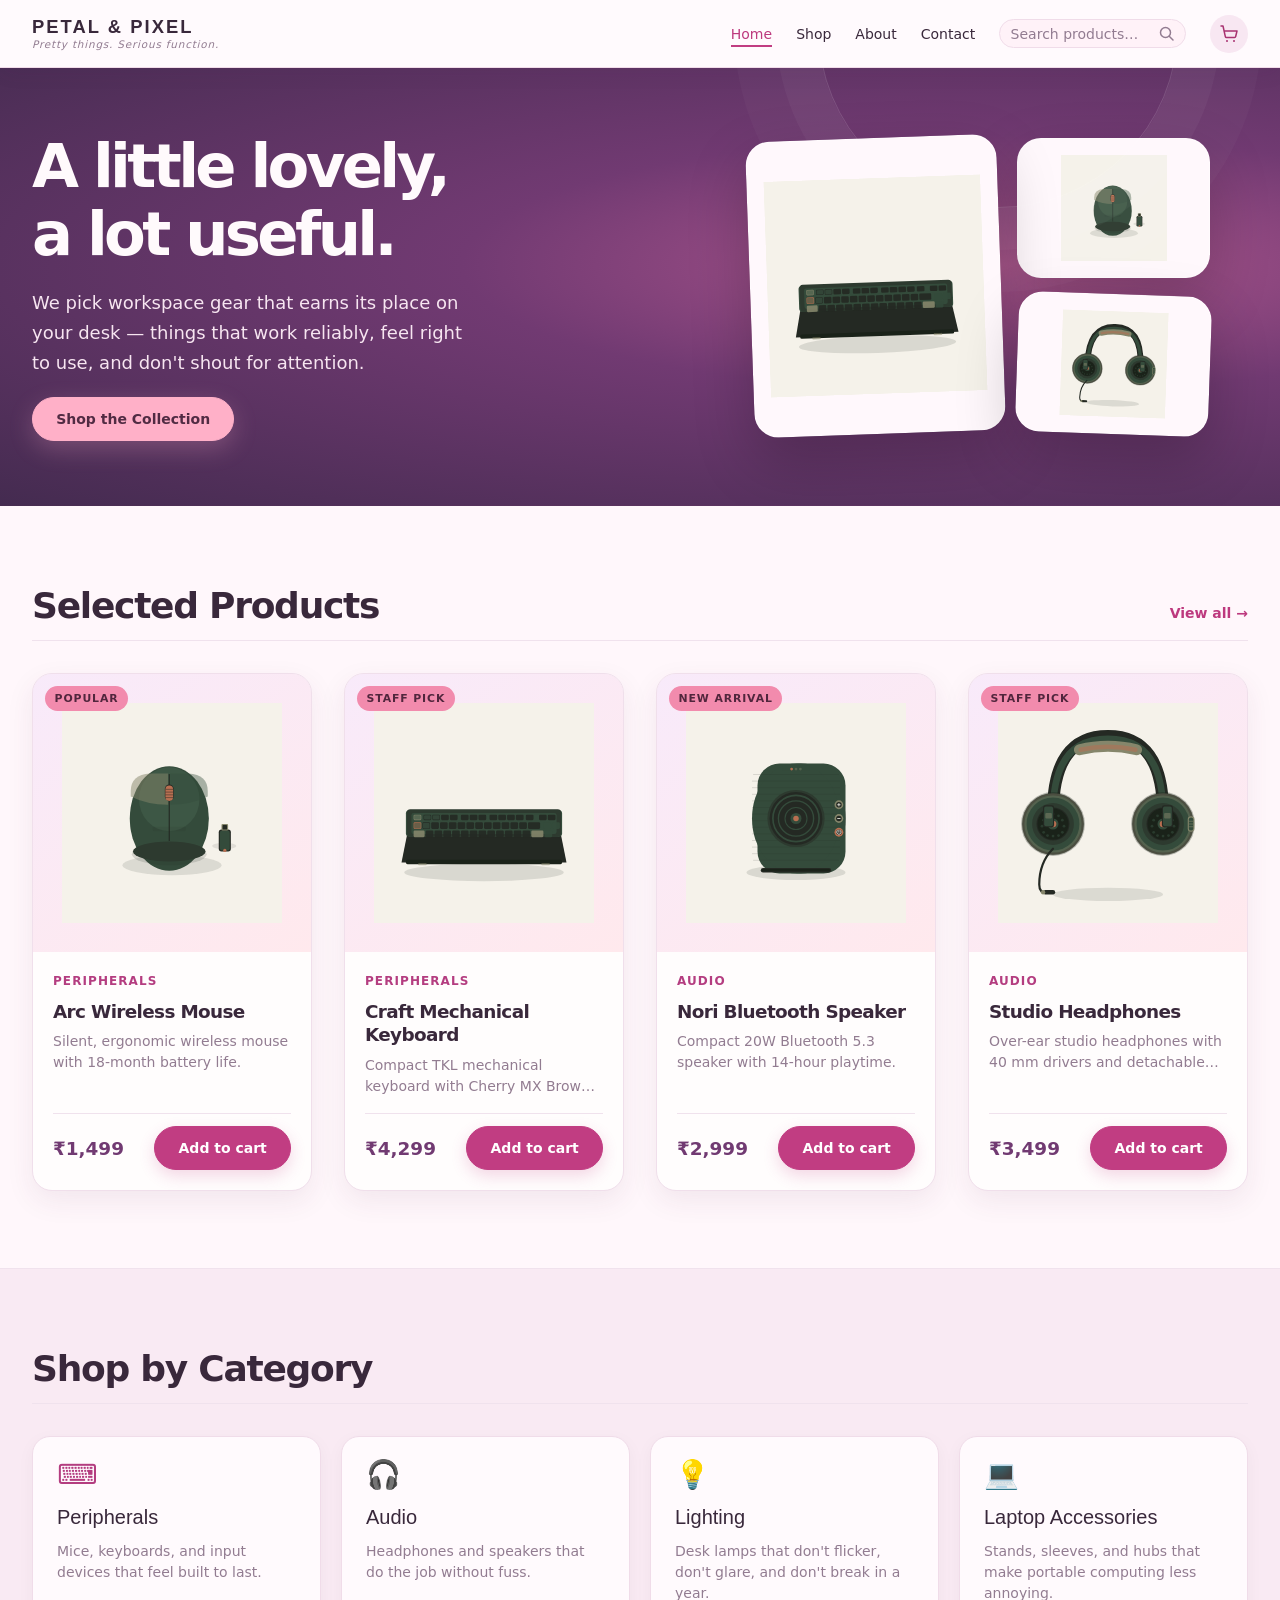
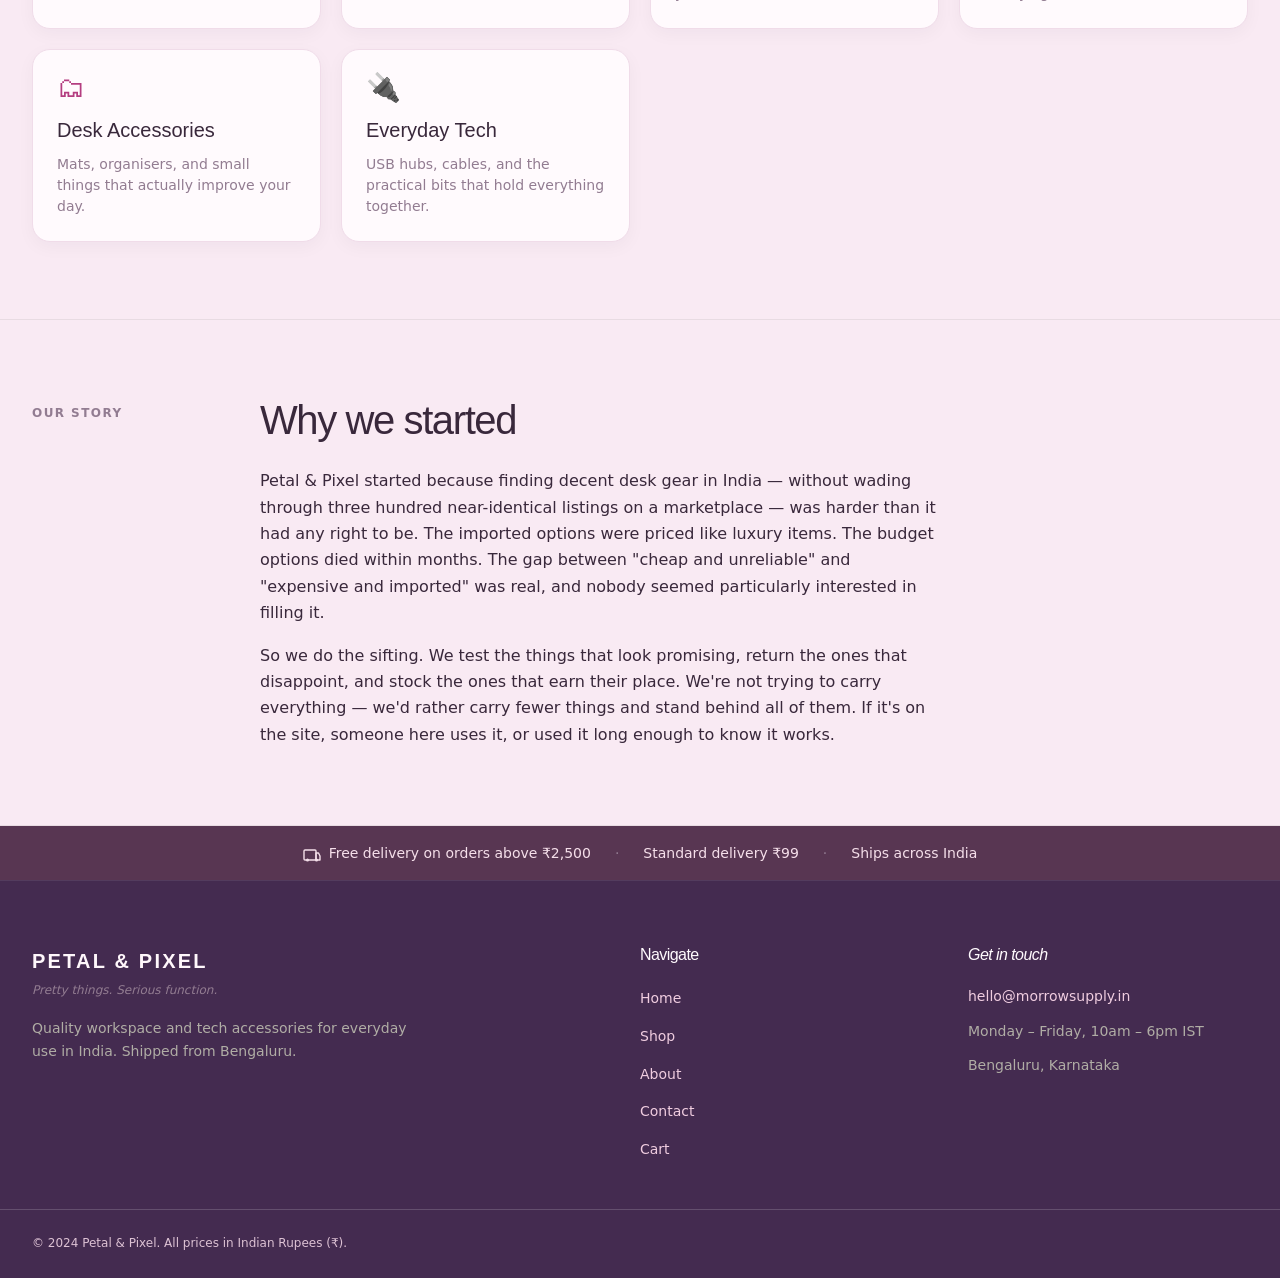
<file: order-success.html>
<!DOCTYPE html>
<html lang="en">
<head>
  <meta charset="UTF-8" />
  <meta name="viewport" content="width=device-width, initial-scale=1.0" />
  <title>Order Placed — Petal & Pixel</title>
  <meta name="description" content="Your Petal & Pixel demo order has been placed." />
  <link rel="stylesheet" href="./css/style.css" />
</head>
<body class="page-order-success">

  <!-- ===================== HEADER / NAV ===================== -->
  <header class="site-header" id="site-header">
    <nav class="nav-inner" role="navigation" aria-label="Main navigation">

      <a href="./index.html" class="nav-logo" aria-label="Petal & Pixel home">
        <span class="logo-name">PETAL & PIXEL</span>
        <span class="logo-tagline">Pretty things. Serious function.</span>
      </a>

      <ul class="nav-links" id="nav-menu" role="list">
        <li><a href="./index.html" class="nav-link">Home</a></li>
        <li><a href="./shop.html" class="nav-link">Shop</a></li>
        <li><a href="./about.html" class="nav-link">About</a></li>
        <li><a href="./contact.html" class="nav-link">Contact</a></li>
      </ul>

      <form class="nav-search" role="search" action="./shop.html" method="get">
        <label for="nav-search-input" class="sr-only">Search products</label>
        <input type="search" id="nav-search-input" name="q" class="nav-search-input" placeholder="Search products…" autocomplete="off" />
        <button type="submit" class="nav-search-btn" aria-label="Search">
          <svg width="16" height="16" viewBox="0 0 16 16" fill="none" aria-hidden="true">
            <circle cx="6.5" cy="6.5" r="5" stroke="currentColor" stroke-width="1.5"/>
            <path d="M10.5 10.5L14 14" stroke="currentColor" stroke-width="1.5" stroke-linecap="round"/>
          </svg>
        </button>
      </form>

      <a href="./cart.html" class="nav-cart" aria-label="View cart">
        <svg width="20" height="20" viewBox="0 0 20 20" fill="none" aria-hidden="true">
          <path d="M2 2h2l2.4 10.8a1 1 0 0 0 1 .7h8.2a1 1 0 0 0 1-.8L18 7H5" stroke="currentColor" stroke-width="1.5" stroke-linecap="round" stroke-linejoin="round"/>
          <circle cx="8" cy="17" r="1" fill="currentColor"/>
          <circle cx="15" cy="17" r="1" fill="currentColor"/>
        </svg>
        <span class="cart-count" id="cart-count" hidden>0</span>
      </a>

      <button class="nav-hamburger" id="menu-toggle" aria-label="Open menu" aria-expanded="false" aria-controls="nav-menu">
        <span></span><span></span><span></span>
      </button>

    </nav>
  </header>

  <main>
    <div class="container">
      <!-- Success content — JS fills #order-success-content -->
      <div id="order-success-content" class="order-success-wrapper" aria-live="polite">
        <!-- Loading state; replaced by JS -->
        <div class="loading-state">
          <div class="loading-spinner" aria-hidden="true"></div>
          <p>Loading your order…</p>
        </div>
      </div>
    </div>
  </main>

  <!-- ===================== FOOTER ===================== -->
  <footer class="site-footer" role="contentinfo">
    <div class="footer-inner">

      <div class="footer-col footer-brand">
        <span class="footer-logo">PETAL & PIXEL</span>
        <p class="footer-tagline">Pretty things. Serious function.</p>
        <p class="footer-blurb">Quality workspace and tech accessories for everyday use in India. Shipped from Bengaluru.</p>
      </div>

      <nav class="footer-col footer-links" aria-label="Footer navigation">
        <h3 class="footer-heading">Navigate</h3>
        <ul role="list">
          <li><a href="./index.html">Home</a></li>
          <li><a href="./shop.html">Shop</a></li>
          <li><a href="./about.html">About</a></li>
          <li><a href="./contact.html">Contact</a></li>
          <li><a href="./cart.html">Cart</a></li>
        </ul>
      </nav>

      <address class="footer-col footer-contact">
        <h3 class="footer-heading">Get in touch</h3>
        <ul role="list">
          <li><a href="mailto:hello@morrowsupply.in">hello@morrowsupply.in</a></li>
          <li>Monday – Friday, 10am – 6pm IST</li>
          <li>Bengaluru, Karnataka</li>
        </ul>
      </address>

    </div>
    <div class="footer-bottom">
      <p>&copy; 2024 Petal & Pixel. All prices in Indian Rupees (₹).</p>
    </div>
  </footer>

  <!-- Scripts -->
  <script src="./js/main.js"></script>
  <script>
    'use strict';

    document.addEventListener('DOMContentLoaded', function () {
      var wrapper = document.getElementById('order-success-content');

      // Read order from sessionStorage
      var raw = sessionStorage.getItem('morrow_order');
      if (!raw) {
        // No order found — redirect to home
        window.location.replace('./index.html');
        return;
      }

      var order;
      try {
        order = JSON.parse(raw);
      } catch (e) {
        window.location.replace('./index.html');
        return;
      }

      // Render order summary
      var itemsHTML = '';
      (order.items || []).forEach(function (item) {
        itemsHTML += '<li class="success-item">' +
          '<span class="success-item-name">' + escapeText(item.name) + '</span>' +
          '<span class="success-item-qty">× ' + item.qty + '</span>' +
          '<span class="success-item-price">' + escapeText(item.lineTotal) + '</span>' +
        '</li>';
      });

      var shipping = order.shipping === 0
        ? '<span class="text-free-delivery">Free</span>'
        : escapeText(order.shippingFormatted || ('₹' + order.shipping));

      wrapper.innerHTML =
        '<div class="success-card">' +

          '<div class="success-icon-wrap" aria-hidden="true">' +
            '<svg class="success-checkmark" width="56" height="56" viewBox="0 0 56 56" fill="none" role="img" aria-label="Order placed successfully">' +
              '<circle cx="28" cy="28" r="27" fill="#344B3B" stroke="#344B3B" stroke-width="1"/>' +
              '<path d="M17 28.5l8 8 14-16" stroke="#F5F2EA" stroke-width="2.5" stroke-linecap="round" stroke-linejoin="round"/>' +
            '</svg>' +
          '</div>' +

          '<h1 class="success-heading">Order Placed!</h1>' +
          '<p class="success-thanks">Thank you, ' + escapeText(order.customerName) + '!</p>' +

          '<div class="success-meta">' +
            '<div class="success-meta-row">' +
              '<span class="success-meta-label">Order number</span>' +
              '<span class="success-meta-value success-order-number">MS-' + escapeText(order.orderSuffix) + '</span>' +
            '</div>' +
            '<div class="success-meta-row">' +
              '<span class="success-meta-label">Date &amp; time</span>' +
              '<span class="success-meta-value">' + escapeText(order.dateFormatted) + '</span>' +
            '</div>' +
          '</div>' +

          '<div class="success-items-section">' +
            '<h2 class="success-section-title">Items Ordered</h2>' +
            '<ul class="success-items-list" role="list">' + itemsHTML + '</ul>' +
          '</div>' +

          '<dl class="summary-list success-totals">' +
            '<div class="summary-row">' +
              '<dt>Subtotal</dt>' +
              '<dd>' + escapeText(order.subtotalFormatted) + '</dd>' +
            '</div>' +
            '<div class="summary-row">' +
              '<dt>Delivery</dt>' +
              '<dd>' + shipping + '</dd>' +
            '</div>' +
            '<div class="summary-row summary-row--total">' +
              '<dt>Total Paid</dt>' +
              '<dd>' + escapeText(order.totalFormatted) + '</dd>' +
            '</div>' +
          '</dl>' +

          '<p class="success-demo-note">' +
            'This was a demo order. No payment was processed and no order will be fulfilled.' +
          '</p>' +

          '<a href="./shop.html" class="btn btn-primary">Continue Shopping</a>' +

        '</div>';

      // Helper: HTML-escape a string safely
      function escapeText(str) {
        if (str == null) return '';
        return String(str)
          .replace(/&/g, '&amp;')
          .replace(/</g, '&lt;')
          .replace(/>/g, '&gt;')
          .replace(/"/g, '&quot;')
          .replace(/'/g, '&#39;');
      }
    });
  </script>

</body>
</html>
</file>
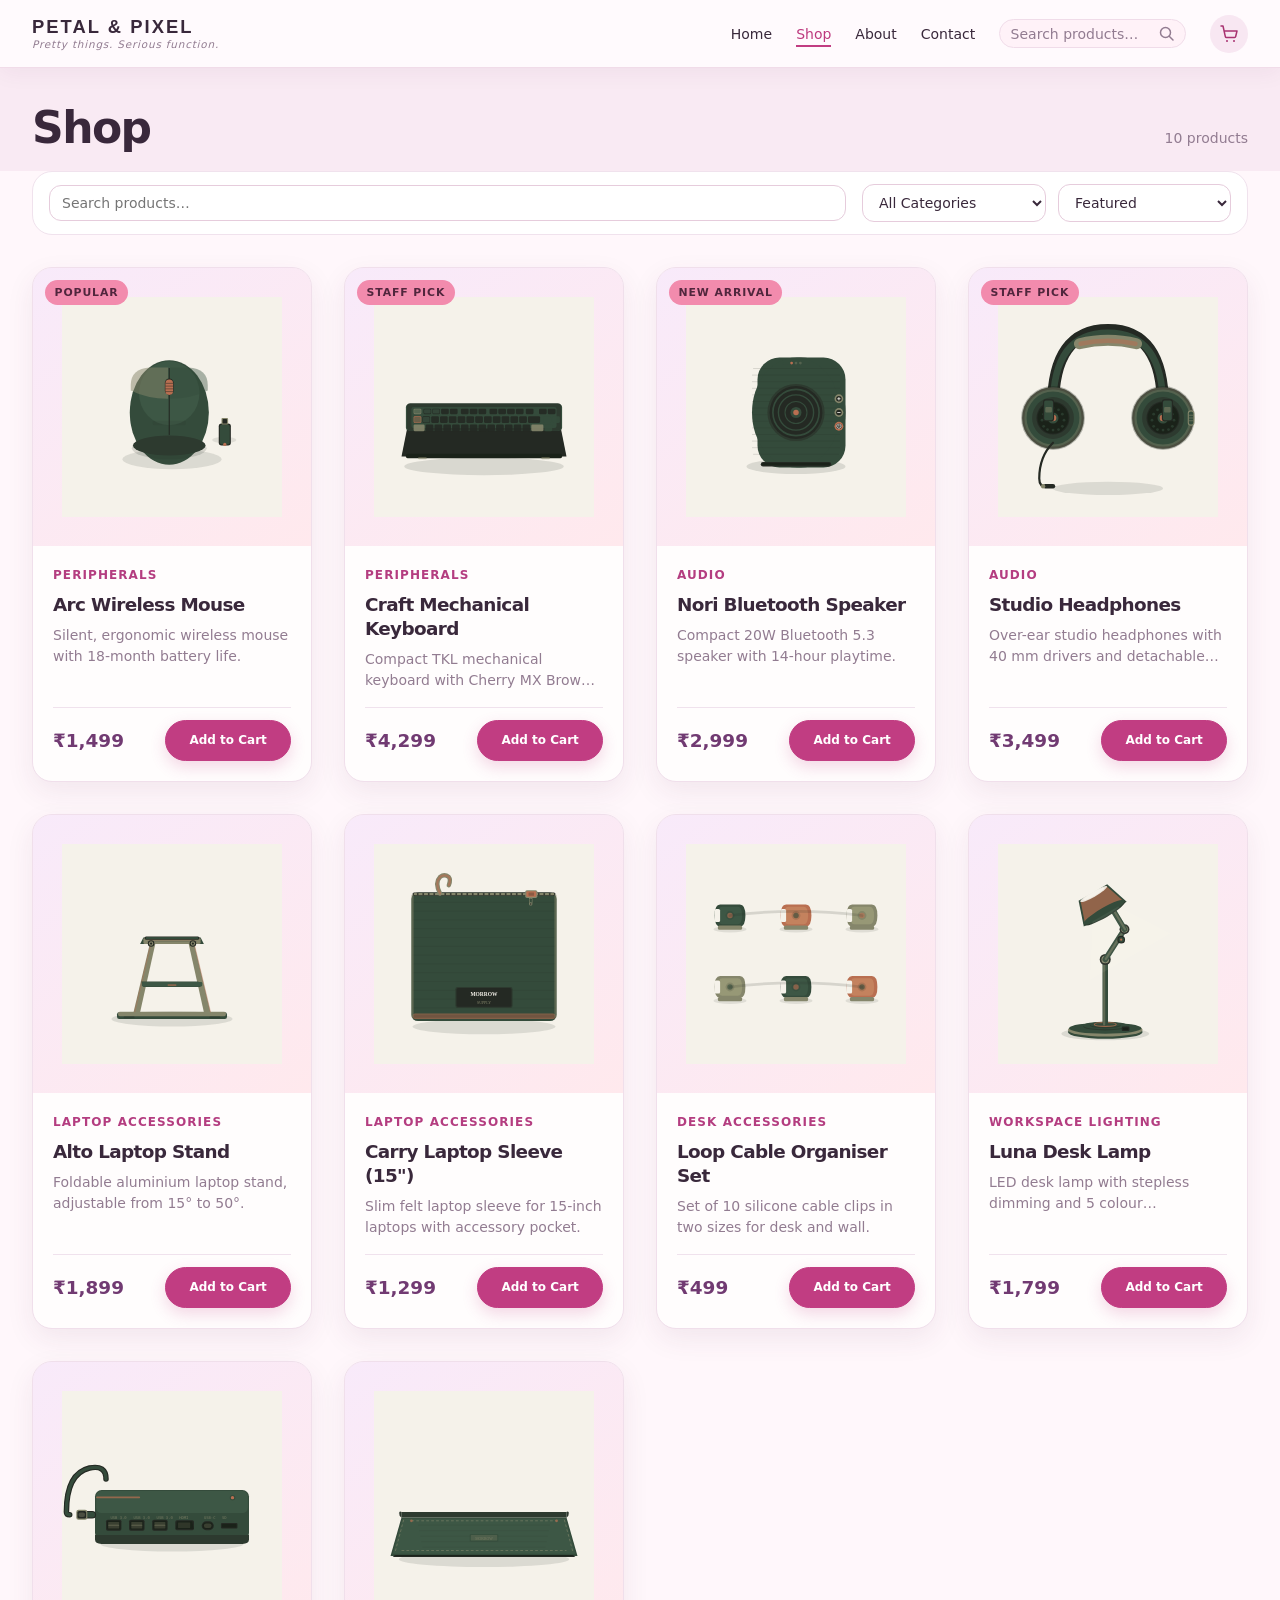
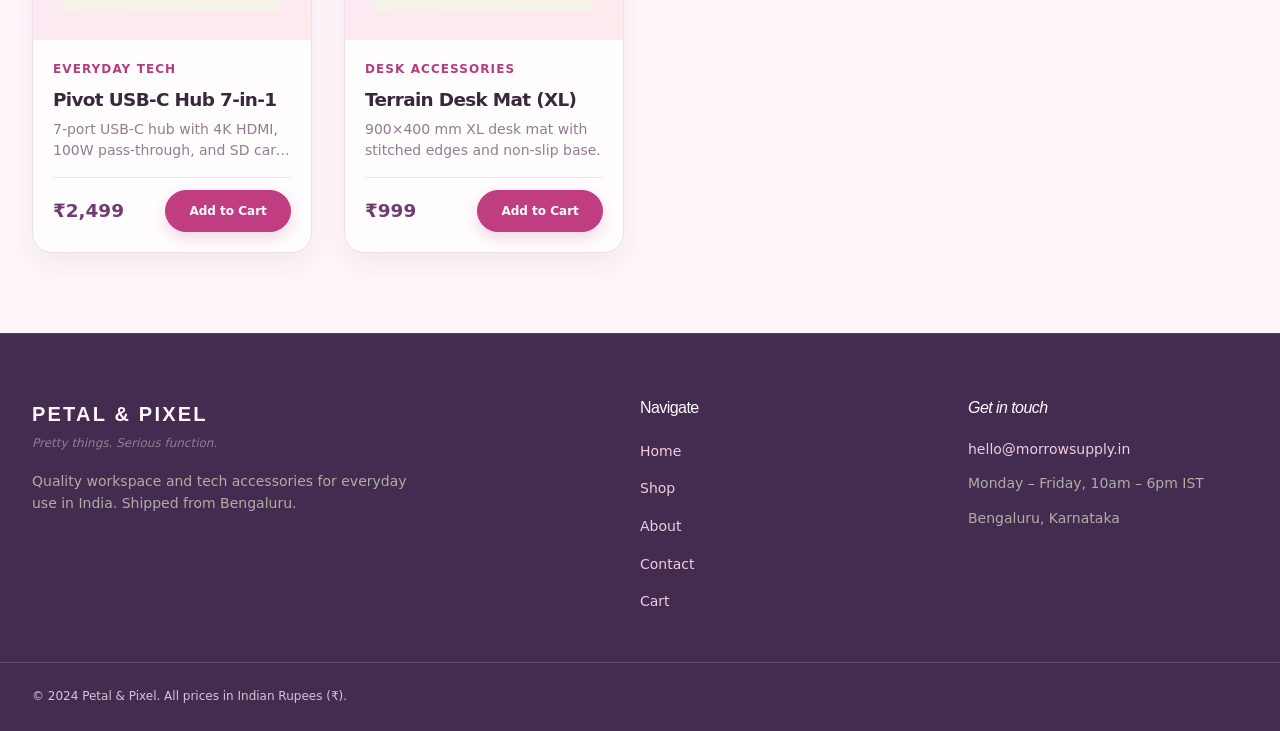
<file: shop.html>
<!DOCTYPE html>
<html lang="en">
<head>
  <meta charset="UTF-8" />
  <meta name="viewport" content="width=device-width, initial-scale=1.0" />
  <title>Shop — Petal & Pixel</title>
  <link rel="stylesheet" href="./css/style.css" />
</head>
<body>

  <!-- HEADER -->
  <header class="site-header" id="site-header">
    <nav class="nav-inner" role="navigation" aria-label="Main navigation">

      <a href="./index.html" class="nav-logo" aria-label="Petal & Pixel home">
        <span class="logo-name">PETAL & PIXEL</span>
        <span class="logo-tagline">Pretty things. Serious function.</span>
      </a>

      <ul class="nav-links" id="nav-menu" role="list">
        <li><a href="./index.html" class="nav-link">Home</a></li>
        <li><a href="./shop.html" class="nav-link">Shop</a></li>
        <li><a href="./about.html" class="nav-link">About</a></li>
        <li><a href="./contact.html" class="nav-link">Contact</a></li>
      </ul>

      <form class="nav-search" role="search" action="./shop.html" method="get">
        <label for="nav-search-input" class="sr-only">Search products</label>
        <input type="search" id="nav-search-input" name="q" class="nav-search-input" placeholder="Search products…" autocomplete="off" />
        <button type="submit" class="nav-search-btn" aria-label="Search">
          <svg width="16" height="16" viewBox="0 0 16 16" fill="none" aria-hidden="true">
            <circle cx="6.5" cy="6.5" r="5" stroke="currentColor" stroke-width="1.5"/>
            <path d="M10.5 10.5L14 14" stroke="currentColor" stroke-width="1.5" stroke-linecap="round"/>
          </svg>
        </button>
      </form>

      <a href="./cart.html" class="nav-cart" aria-label="View cart">
        <svg width="20" height="20" viewBox="0 0 20 20" fill="none" aria-hidden="true">
          <path d="M2 2h2l2.4 10.8a1 1 0 0 0 1 .7h8.2a1 1 0 0 0 1-.8L18 7H5" stroke="currentColor" stroke-width="1.5" stroke-linecap="round" stroke-linejoin="round"/>
          <circle cx="8" cy="17" r="1" fill="currentColor"/>
          <circle cx="15" cy="17" r="1" fill="currentColor"/>
        </svg>
        <span class="cart-count" id="cart-count" hidden>0</span>
      </a>

      <button class="nav-hamburger" id="menu-toggle" aria-label="Open menu" aria-expanded="false" aria-controls="nav-menu">
        <span></span><span></span><span></span>
      </button>

    </nav>
  </header>

  <!-- MAIN -->
  <main>

    <!-- PAGE TITLE BAR -->
    <section class="page-title-bar">
      <div class="container">
        <div class="page-title-row">
          <h1 class="page-title">Shop</h1>
          <span class="product-count-label"><span id="product-count">0</span> products</span>
        </div>
      </div>
    </section>

    <!-- SHOP TOOLBAR -->
    <section class="shop-toolbar-section">
      <div class="container">
        <div class="shop-toolbar">
          <div class="toolbar-search">
            <label for="search-input" class="sr-only">Search products</label>
            <input
              type="search"
              id="search-input"
              class="search-input"
              placeholder="Search products…"
              autocomplete="off"
            />
          </div>
          <div class="toolbar-filters">
            <label for="category-filter" class="sr-only">Filter by category</label>
            <select id="category-filter" class="filter-select">
              <option value="">All Categories</option>
            </select>
            <label for="sort-select" class="sr-only">Sort by</label>
            <select id="sort-select" class="filter-select">
              <option value="featured">Featured</option>
              <option value="price-asc">Price: Low to High</option>
              <option value="price-desc">Price: High to Low</option>
              <option value="name-asc">Name: A–Z</option>
            </select>
          </div>
        </div>
      </div>
    </section>

    <!-- PRODUCTS GRID -->
    <section class="shop-grid-section">
      <div class="container">
        <div id="products-grid" class="products-grid">
          <!-- JS renders product cards here -->
          <div class="loading-state" id="loading-state">
            <div class="spinner"></div>
            <p>Loading products…</p>
          </div>
        </div>

        <!-- EMPTY STATE -->
        <div id="empty-state" class="empty-state" hidden>
          <p class="empty-title">No products found</p>
          <p class="empty-body">Try adjusting your search or filters to find what you're looking for.</p>
          <button class="btn btn-secondary" id="clear-filters-btn">Clear filters</button>
        </div>
      </div>
    </section>

  </main>

  <!-- ===================== FOOTER ===================== -->
  <footer class="site-footer" role="contentinfo">
    <div class="footer-inner">

      <div class="footer-col footer-brand">
        <span class="footer-logo">PETAL & PIXEL</span>
        <p class="footer-tagline">Pretty things. Serious function.</p>
        <p class="footer-blurb">
          Quality workspace and tech accessories for everyday use in India.
          Shipped from Bengaluru.
        </p>
      </div>

      <nav class="footer-col footer-links" aria-label="Footer navigation">
        <h3 class="footer-heading">Navigate</h3>
        <ul role="list">
          <li><a href="./index.html">Home</a></li>
          <li><a href="./shop.html">Shop</a></li>
          <li><a href="./about.html">About</a></li>
          <li><a href="./contact.html">Contact</a></li>
          <li><a href="./cart.html">Cart</a></li>
        </ul>
      </nav>

      <address class="footer-col footer-contact">
        <h3 class="footer-heading">Get in touch</h3>
        <ul role="list">
          <li>
            <a href="mailto:hello@morrowsupply.in">hello@morrowsupply.in</a>
          </li>
          <li>Monday – Friday, 10am – 6pm IST</li>
          <li>Bengaluru, Karnataka</li>
        </ul>
      </address>

    </div>
    <div class="footer-bottom">
      <p>&copy; 2024 Petal & Pixel. All prices in Indian Rupees (₹).</p>
    </div>
  </footer>

  <!-- TOAST -->
  <div id="toast" class="toast" role="status" aria-live="polite"></div>

  <script src="./js/main.js"></script>
  <script src="./js/products.js"></script>
  <script src="./js/shop.js"></script>
</body>
</html>
</file>
<file: css/style.css>
/* ============================================================
   MORROW SUPPLY — Global Stylesheet
   "Useful things. Chosen well."
   Clean, consolidated, responsive design system.
   ============================================================ */

/* ────────────────────────────────────────────────────────────
   1. DESIGN TOKENS
──────────────────────────────────────────────────────────── */
:root {
  /* Brand Palette */
  --color-ivory   : #F5F2EA;
  --color-ink     : #242923;
  --color-green   : #344B3B;
  --color-olive   : #85866B;
  --color-terra   : #B96F51;
  --color-stone   : #E5E0D5;
  --color-white   : #FFFFFF;
  --color-error   : #B63B2E;
  --color-success : #2E6B45;

  /* Typography */
  --font-serif : Georgia, 'Times New Roman', serif;
  --font-sans  : system-ui, -apple-system, 'Segoe UI', Roboto, Helvetica, Arial, sans-serif;

  /* Font Sizes */
  --text-xs   : 0.75rem;    /* 12px */
  --text-sm   : 0.875rem;   /* 14px */
  --text-base : 1rem;       /* 16px */
  --text-md   : 1.125rem;   /* 18px */
  --text-lg   : 1.25rem;    /* 20px */
  --text-xl   : 1.5rem;     /* 24px */
  --text-2xl  : 2rem;       /* 32px */
  --text-3xl  : 2.75rem;    /* 44px */
  --text-4xl  : 3.5rem;     /* 56px */

  /* Spacing Scale */
  --space-1  : 0.25rem;   /* 4px */
  --space-2  : 0.5rem;    /* 8px */
  --space-3  : 0.75rem;   /* 12px */
  --space-4  : 1rem;      /* 16px */
  --space-5  : 1.25rem;   /* 20px */
  --space-6  : 1.5rem;    /* 24px */
  --space-8  : 2rem;      /* 32px */
  --space-10 : 2.5rem;    /* 40px */
  --space-12 : 3rem;      /* 48px */
  --space-16 : 4rem;      /* 64px */
  --space-20 : 5rem;      /* 80px */

  /* Borders & Radii */
  --radius-sm   : 3px;
  --radius-md   : 4px;
  --radius-card : 6px;
  --radius-pill : 9999px;

  /* Shadows */
  --shadow-card  : 0 1px 3px rgba(36, 41, 35, 0.06), 0 4px 12px rgba(36, 41, 35, 0.04);
  --shadow-hover : 0 6px 20px rgba(36, 41, 35, 0.1);
  --shadow-modal : 0 10px 30px rgba(36, 41, 35, 0.15);

  /* Transitions */
  --transition-fast : 150ms ease;
  --transition-base : 220ms ease;

  /* Layout Consts */
  --max-width     : 1240px;
  --header-height : 68px;
  --gutter        : clamp(1rem, 4vw, 2rem);
}

/* ────────────────────────────────────────────────────────────
   2. RESET & BASE
──────────────────────────────────────────────────────────── */
*, *::before, *::after {
  box-sizing: border-box;
  margin: 0;
  padding: 0;
}

html {
  scroll-behavior: smooth;
  -webkit-text-size-adjust: 100%;
}

body {
  font-family: var(--font-sans);
  font-size: var(--text-base);
  line-height: 1.6;
  color: var(--color-ink);
  background-color: var(--color-ivory);
  min-height: 100vh;
  display: flex;
  flex-direction: column;
}

main {
  flex: 1 0 auto;
}

img, svg {
  display: block;
  max-width: 100%;
  height: auto;
}

a {
  color: inherit;
  text-decoration: none;
  transition: color var(--transition-fast);
}

button, input, select, textarea {
  font-family: inherit;
  font-size: inherit;
}

/* Global Centred Container */
.container {
  width: 100%;
  max-width: var(--max-width);
  margin-inline: auto;
  padding-inline: var(--gutter);
}

[hidden] {
  display: none !important;
}

/* Accessibility / Screen-reader only */
.sr-only {
  position: absolute;
  width: 1px;
  height: 1px;
  padding: 0;
  margin: -1px;
  overflow: hidden;
  clip: rect(0, 0, 0, 0);
  white-space: nowrap;
  border: 0;
}

/* ────────────────────────────────────────────────────────────
   3. TYPOGRAPHY
──────────────────────────────────────────────────────────── */
h1, h2, h3, h4, h5, h6 {
  font-family: var(--font-serif);
  font-weight: normal;
  line-height: 1.25;
  color: var(--color-ink);
}

p {
  line-height: 1.65;
}

/* ────────────────────────────────────────────────────────────
   4. BUTTONS
──────────────────────────────────────────────────────────── */
.btn {
  display: inline-flex;
  align-items: center;
  justify-content: center;
  gap: var(--space-2);
  font-family: var(--font-sans);
  font-size: var(--text-sm);
  font-weight: 500;
  padding: 0.65rem 1.35rem;
  border-radius: var(--radius-sm);
  border: 1.5px solid transparent;
  cursor: pointer;
  text-decoration: none;
  line-height: 1.2;
  transition: background-color var(--transition-fast), border-color var(--transition-fast), color var(--transition-fast), transform var(--transition-fast);
  white-space: nowrap;
}

.btn:active {
  transform: translateY(1px);
}

.btn:disabled,
.btn[disabled] {
  opacity: 0.45;
  cursor: not-allowed;
  pointer-events: none;
}

/* Primary Button (Forest Green) */
.btn-primary,
.btn--primary {
  background-color: var(--color-green);
  color: var(--color-ivory);
  border-color: var(--color-green);
}
.btn-primary:hover,
.btn--primary:hover {
  background-color: var(--color-ink);
  border-color: var(--color-ink);
  color: var(--color-ivory);
}

/* Secondary Button (Stone / Muted) */
.btn-secondary,
.btn--secondary {
  background-color: var(--color-stone);
  color: var(--color-ink);
  border-color: var(--color-stone);
}
.btn-secondary:hover,
.btn--secondary:hover {
  background-color: var(--color-olive);
  border-color: var(--color-olive);
  color: var(--color-ivory);
}

/* Outline Button */
.btn-outline,
.btn--outline {
  background-color: transparent;
  color: var(--color-ink);
  border-color: var(--color-ink);
}
.btn-outline:hover,
.btn--outline:hover {
  background-color: var(--color-ink);
  color: var(--color-ivory);
}

/* Sizing Helpers */
.btn-sm  { padding: 0.4rem 0.85rem; font-size: var(--text-xs); }
.btn-lg  { padding: 0.85rem 1.75rem; font-size: var(--text-base); }
.btn-block { width: 100%; }
.mt-sm   { margin-top: var(--space-3); }

/* ────────────────────────────────────────────────────────────
   5. HEADER & NAVIGATION
──────────────────────────────────────────────────────────── */
.site-header {
  position: sticky;
  top: 0;
  z-index: 100;
  background-color: var(--color-ivory);
  border-bottom: 1px solid var(--color-stone);
  height: var(--header-height);
}

.nav-inner {
  max-width: var(--max-width);
  margin-inline: auto;
  padding-inline: var(--gutter);
  height: 100%;
  display: flex;
  align-items: center;
  gap: var(--space-6);
}

/* Brand Logo */
.nav-logo {
  display: flex;
  flex-direction: column;
  line-height: 1.15;
  text-decoration: none;
  flex-shrink: 0;
  gap: 1px;
}
.logo-name {
  font-family: var(--font-serif);
  font-size: 1.15rem;
  font-weight: 600;
  letter-spacing: 0.08em;
  color: var(--color-ink);
  text-transform: uppercase;
}
.logo-tagline {
  font-size: 0.65rem;
  color: var(--color-olive);
  letter-spacing: 0.08em;
  font-style: italic;
}

/* Primary Nav Links */
.nav-links {
  list-style: none;
  display: flex;
  align-items: center;
  gap: var(--space-6);
  margin-left: auto;
}
.nav-links li {
  display: inline;
}
.nav-links a,
.nav-link {
  font-size: var(--text-sm);
  font-weight: 500;
  color: var(--color-ink);
  padding-bottom: 3px;
  border-bottom: 2px solid transparent;
  transition: color var(--transition-fast), border-color var(--transition-fast);
}
.nav-links a:hover,
.nav-links a.active,
.nav-link.active,
.nav-active {
  color: var(--color-green);
  border-bottom-color: var(--color-green);
}

/* Header Search */
.nav-search {
  display: flex;
  align-items: center;
  gap: var(--space-2);
  background: var(--color-stone);
  border: 1px solid transparent;
  border-radius: var(--radius-sm);
  padding: 0.35rem 0.65rem;
  transition: border-color var(--transition-fast);
}
.nav-search:focus-within {
  border-color: var(--color-olive);
  outline: 2px solid var(--color-green);
  outline-offset: 1px;
}
.nav-search-input {
  background: none;
  border: none;
  outline: none;
  font-size: var(--text-sm);
  color: var(--color-ink);
  width: 140px;
}
.nav-search-input::placeholder {
  color: var(--color-olive);
}
.nav-search-btn {
  background: none;
  border: none;
  cursor: pointer;
  color: var(--color-olive);
  display: flex;
  align-items: center;
  padding: 0;
  transition: color var(--transition-fast);
}
.nav-search-btn:hover {
  color: var(--color-green);
}

/* Header Cart Icon */
.nav-cart,
.cart-link {
  position: relative;
  display: flex;
  align-items: center;
  justify-content: center;
  width: 38px;
  height: 38px;
  border-radius: var(--radius-sm);
  color: var(--color-ink);
  transition: color var(--transition-fast);
  text-decoration: none;
  flex-shrink: 0;
}
.nav-cart:hover,
.cart-link:hover {
  color: var(--color-green);
}
.cart-count,
.cart-badge {
  position: absolute;
  top: 1px;
  right: 1px;
  background-color: var(--color-terra);
  color: var(--color-white);
  font-size: 10px;
  font-weight: 700;
  min-width: 16px;
  height: 16px;
  border-radius: 8px;
  display: flex;
  align-items: center;
  justify-content: center;
  padding: 0 4px;
  line-height: 1;
}

/* Mobile Hamburger Toggle */
.nav-hamburger,
.hamburger {
  display: none;
  flex-direction: column;
  justify-content: center;
  gap: 5px;
  width: 38px;
  height: 38px;
  background: none;
  border: none;
  cursor: pointer;
  padding: 6px;
  flex-shrink: 0;
}
.nav-hamburger span,
.hamburger span {
  display: block;
  width: 22px;
  height: 2px;
  background-color: var(--color-ink);
  border-radius: 1px;
  transition: transform var(--transition-base), opacity var(--transition-base);
}

/* ────────────────────────────────────────────────────────────
   6. HOMEPAGE — HERO SECTION
──────────────────────────────────────────────────────────── */
.hero {
  background-color: var(--color-stone);
  border-bottom: 1px solid rgba(36, 41, 35, 0.08);
  overflow: hidden;
}

.hero-inner {
  max-width: var(--max-width);
  margin-inline: auto;
  padding-inline: var(--gutter);
  padding-block: clamp(2.5rem, 5vw, 4.5rem);
  display: grid;
  grid-template-columns: 1.15fr 1fr;
  align-items: center;
  gap: clamp(2rem, 5vw, 4.5rem);
}

.hero-copy {
  display: flex;
  flex-direction: column;
  align-items: flex-start;
  gap: var(--space-5);
  max-width: 520px;
}

.hero-headline {
  font-family: var(--font-serif);
  font-size: clamp(2.4rem, 5vw, 3.8rem);
  font-weight: normal;
  line-height: 1.12;
  letter-spacing: -0.02em;
  color: var(--color-ink);
}

.hero-subtext {
  font-size: clamp(1rem, 2vw, 1.125rem);
  color: var(--color-olive);
  line-height: 1.65;
  max-width: 440px;
}

.hero-images {
  display: flex;
  justify-content: center;
  align-items: center;
  width: 100%;
}

.hero-image-grid {
  display: grid;
  grid-template-columns: 1.3fr 1fr;
  grid-template-rows: 140px 140px;
  gap: var(--space-4);
  width: 100%;
  max-width: 460px;
}

.hero-img-block {
  background-color: var(--color-ivory);
  border: 1px solid rgba(36, 41, 35, 0.08);
  border-radius: var(--radius-card);
  padding: var(--space-4);
  display: flex;
  align-items: center;
  justify-content: center;
  overflow: hidden;
  box-shadow: var(--shadow-card);
}

.hero-img-block--tall {
  grid-row: 1 / 3;
}

.hero-product-img {
  width: 100%;
  height: 100%;
  max-height: 100%;
  object-fit: contain;
}

/* ────────────────────────────────────────────────────────────
   7. HOMEPAGE SECTIONS
──────────────────────────────────────────────────────────── */
.section {
  padding-block: clamp(3rem, 6vw, 5rem);
}

.section-header {
  display: flex;
  justify-content: space-between;
  align-items: baseline;
  margin-bottom: var(--space-8);
  padding-bottom: var(--space-3);
  border-bottom: 1px solid var(--color-stone);
}

.section-title {
  font-family: var(--font-serif);
  font-size: clamp(1.6rem, 3vw, 2.25rem);
  font-weight: normal;
  color: var(--color-ink);
}

.section-link {
  font-size: var(--text-sm);
  font-weight: 500;
  color: var(--color-green);
  transition: color var(--transition-fast);
}
.section-link:hover {
  color: var(--color-ink);
}

/* Featured Products Grid */
.product-grid,
#featured-products-grid,
.products-grid {
  display: grid;
  grid-template-columns: repeat(auto-fill, minmax(270px, 1fr));
  gap: var(--space-8);
}

/* Category Grid */
.categories {
  background-color: var(--color-ivory);
  border-top: 1px solid var(--color-stone);
}

.categories .section-title {
  margin-bottom: var(--space-8);
  padding-bottom: var(--space-3);
  border-bottom: 1px solid var(--color-stone);
}

.category-grid {
  list-style: none;
  display: grid;
  grid-template-columns: repeat(auto-fill, minmax(280px, 1fr));
  gap: var(--space-5);
}

.category-card {
  background-color: var(--color-white);
  border: 1px solid var(--color-stone);
  border-radius: var(--radius-card);
  transition: transform var(--transition-fast), border-color var(--transition-fast), box-shadow var(--transition-fast);
  overflow: hidden;
}
.category-card:hover {
  border-color: var(--color-green);
  transform: translateY(-2px);
  box-shadow: var(--shadow-hover);
}
.category-link {
  display: flex;
  flex-direction: column;
  gap: var(--space-2);
  padding: var(--space-6);
  text-decoration: none;
  color: inherit;
  height: 100%;
}
.category-icon {
  font-size: 1.75rem;
  line-height: 1;
  margin-bottom: var(--space-1);
}
.category-name {
  font-family: var(--font-serif);
  font-size: var(--text-lg);
  color: var(--color-ink);
  font-weight: normal;
}
.category-desc {
  font-size: var(--text-sm);
  color: var(--color-olive);
  line-height: 1.5;
}

/* Brand Story Section */
.brand-story {
  background-color: var(--color-stone);
  border-top: 1px solid rgba(36, 41, 35, 0.08);
  border-bottom: 1px solid rgba(36, 41, 35, 0.08);
}

.brand-story-inner {
  display: grid;
  grid-template-columns: 180px 1fr;
  gap: var(--space-12);
  align-items: start;
}

.brand-story-label {
  font-size: var(--text-xs);
  font-weight: 600;
  text-transform: uppercase;
  letter-spacing: 0.12em;
  color: var(--color-olive);
  padding-top: var(--space-2);
}

.brand-story-heading {
  font-family: var(--font-serif);
  font-size: clamp(1.8rem, 3.5vw, 2.5rem);
  font-weight: normal;
  margin-bottom: var(--space-6);
  color: var(--color-ink);
  line-height: 1.2;
}

.brand-story-text {
  display: flex;
  flex-direction: column;
  gap: var(--space-4);
  font-size: var(--text-base);
  color: var(--color-ink);
  line-height: 1.75;
  max-width: 680px;
}

/* Shipping Info Bar */
.shipping-bar {
  background-color: var(--color-ink);
  color: var(--color-ivory);
  padding-block: var(--space-4);
}

.shipping-bar-inner {
  max-width: var(--max-width);
  margin-inline: auto;
  padding-inline: var(--gutter);
  list-style: none;
  display: flex;
  justify-content: center;
  align-items: center;
  gap: var(--space-6);
  font-size: var(--text-sm);
  flex-wrap: wrap;
  text-align: center;
}

.shipping-item {
  display: flex;
  align-items: center;
  gap: var(--space-2);
  color: var(--color-ivory);
}

.shipping-divider {
  color: var(--color-olive);
}

/* ────────────────────────────────────────────────────────────
   8. PRODUCT CARDS (Shared between products.js and shop.js)
──────────────────────────────────────────────────────────── */
.product-card {
  background-color: var(--color-white);
  border: 1px solid var(--color-stone);
  border-radius: var(--radius-card);
  overflow: hidden;
  display: flex;
  flex-direction: column;
  box-shadow: var(--shadow-card);
  transition: transform var(--transition-base), box-shadow var(--transition-base), border-color var(--transition-base);
  position: relative;
  height: 100%;
}

.product-card:hover {
  transform: translateY(-3px);
  box-shadow: var(--shadow-hover);
  border-color: rgba(52, 75, 59, 0.3);
}

.product-card__image-link,
.product-card-image-link {
  display: block;
  background-color: var(--color-stone);
  overflow: hidden;
  position: relative;
}

.product-card__image-wrap,
.product-card-image-wrap {
  position: relative;
  aspect-ratio: 1 / 1;
  width: 100%;
  display: flex;
  align-items: center;
  justify-content: center;
  padding: var(--space-6);
  background-color: var(--color-stone);
}

.product-card__image,
.product-card-img {
  width: 100%;
  height: 100%;
  max-width: 220px;
  max-height: 220px;
  object-fit: contain;
  transition: transform var(--transition-base);
}

.product-card:hover .product-card__image,
.product-card:hover .product-card-img {
  transform: scale(1.04);
}

.product-badge {
  position: absolute;
  top: var(--space-3);
  left: var(--space-3);
  background-color: var(--color-ink);
  color: var(--color-ivory);
  font-size: 0.68rem;
  font-weight: 600;
  text-transform: uppercase;
  letter-spacing: 0.08em;
  padding: 0.25rem 0.6rem;
  border-radius: var(--radius-sm);
  z-index: 2;
}

.stock-low {
  font-size: var(--text-xs);
  color: var(--color-terra);
  font-weight: 600;
}

.product-card__body,
.product-card-body {
  padding: var(--space-5);
  display: flex;
  flex-direction: column;
  flex-grow: 1;
  gap: var(--space-2);
}

.product-card__category,
.product-card-category {
  font-size: var(--text-xs);
  color: var(--color-olive);
  text-transform: uppercase;
  letter-spacing: 0.08em;
  font-weight: 600;
}

.product-card__name,
.product-card-name {
  font-family: var(--font-serif);
  font-size: 1.15rem;
  font-weight: normal;
  line-height: 1.3;
  color: var(--color-ink);
}

.product-card__name a,
.product-card-name-link {
  color: var(--color-ink);
  text-decoration: none;
  transition: color var(--transition-fast);
}
.product-card__name a:hover,
.product-card-name-link:hover {
  color: var(--color-green);
}

.product-card__desc,
.product-card-desc {
  font-size: var(--text-sm);
  color: var(--color-olive);
  line-height: 1.5;
  margin-bottom: var(--space-2);
  display: -webkit-box;
  -webkit-line-clamp: 2;
  -webkit-box-orient: vertical;
  overflow: hidden;
}

.product-card__footer,
.product-card-footer {
  margin-top: auto;
  padding-top: var(--space-3);
  border-top: 1px solid var(--color-stone);
  display: flex;
  justify-content: space-between;
  align-items: center;
  gap: var(--space-2);
}

.product-card__price,
.product-card-price {
  font-family: var(--font-serif);
  font-size: 1.15rem;
  font-weight: 600;
  color: var(--color-ink);
}

.product-card__add,
.btn-add-to-cart {
  flex-shrink: 0;
}

/* ────────────────────────────────────────────────────────────
   9. SHOP CATALOGUE PAGE (shop.html)
──────────────────────────────────────────────────────────── */
.page-title-bar {
  padding-block: var(--space-8) var(--space-4);
}

.page-title-row {
  display: flex;
  justify-content: space-between;
  align-items: baseline;
}

.page-title {
  font-family: var(--font-serif);
  font-size: clamp(2rem, 4vw, 2.75rem);
  font-weight: normal;
  color: var(--color-ink);
}

.product-count-label {
  font-size: var(--text-sm);
  color: var(--color-olive);
}

.shop-toolbar-section {
  padding-bottom: var(--space-8);
}

.shop-toolbar {
  display: flex;
  justify-content: space-between;
  align-items: center;
  gap: var(--space-4);
  flex-wrap: wrap;
  background-color: var(--color-white);
  border: 1px solid var(--color-stone);
  border-radius: var(--radius-card);
  padding: var(--space-3) var(--space-4);
}

.toolbar-search {
  flex: 1;
  min-width: 220px;
}

.search-input {
  width: 100%;
  background-color: var(--color-ivory);
  border: 1px solid var(--color-stone);
  border-radius: var(--radius-sm);
  padding: 0.55rem var(--space-3);
  font-size: var(--text-sm);
  color: var(--color-ink);
  outline: none;
  transition: border-color var(--transition-fast);
}
.search-input:focus {
  border-color: var(--color-green);
}

.toolbar-filters {
  display: flex;
  gap: var(--space-3);
  flex-wrap: wrap;
}

.filter-select {
  background-color: var(--color-ivory);
  border: 1px solid var(--color-stone);
  border-radius: var(--radius-sm);
  padding: 0.55rem var(--space-3);
  font-size: var(--text-sm);
  color: var(--color-ink);
  outline: none;
  cursor: pointer;
  transition: border-color var(--transition-fast);
}
.filter-select:focus {
  border-color: var(--color-green);
}

.shop-grid-section {
  padding-bottom: var(--space-20);
}

/* ────────────────────────────────────────────────────────────
   10. PRODUCT DETAIL PAGE (product.html)
──────────────────────────────────────────────────────────── */
.breadcrumb {
  padding-block: var(--space-4);
  display: flex;
  align-items: center;
  gap: var(--space-2);
  font-size: var(--text-sm);
  color: var(--color-olive);
}

.breadcrumb-link {
  color: var(--color-olive);
  text-decoration: none;
}
.breadcrumb-link:hover {
  color: var(--color-green);
}

.breadcrumb-sep {
  color: var(--color-stone);
}

.breadcrumb-current {
  color: var(--color-ink);
  font-weight: 500;
}

.product-detail-wrap {
  padding-bottom: var(--space-20);
}

.product-detail {
  display: grid;
  grid-template-columns: 1fr 1fr;
  gap: clamp(2rem, 5vw, 4.5rem);
  align-items: start;
  padding-top: var(--space-4);
}

.product-image-frame {
  background-color: var(--color-stone);
  border-radius: var(--radius-card);
  padding: var(--space-10);
  aspect-ratio: 1 / 1;
  max-height: 500px;
  display: flex;
  align-items: center;
  justify-content: center;
  overflow: hidden;
  border: 1px solid rgba(36, 41, 35, 0.06);
}

.product-detail-img {
  width: 100%;
  height: 100%;
  max-width: 360px;
  max-height: 360px;
  object-fit: contain;
}

.product-info-col {
  display: flex;
  flex-direction: column;
  gap: var(--space-4);
}

.product-category-label {
  font-size: var(--text-xs);
  font-weight: 600;
  text-transform: uppercase;
  letter-spacing: 0.1em;
  color: var(--color-olive);
}

.product-name {
  font-family: var(--font-serif);
  font-size: clamp(2rem, 3.5vw, 2.75rem);
  font-weight: normal;
  line-height: 1.2;
  color: var(--color-ink);
}

.product-price-row {
  display: flex;
  align-items: center;
  gap: var(--space-4);
}

.product-price-large {
  font-family: var(--font-serif);
  font-size: 2rem;
  font-weight: 600;
  color: var(--color-ink);
}

.product-description {
  font-size: 1.05rem;
  line-height: 1.7;
  color: var(--color-ink);
  padding-block: var(--space-2);
}

.product-stock-info {
  font-size: var(--text-sm);
  font-weight: 500;
}
.product-stock-info.in-stock {
  color: var(--color-success);
}
.product-stock-info.out-of-stock {
  color: var(--color-error);
}

.quantity-selector {
  display: flex;
  align-items: center;
  gap: var(--space-2);
  margin-top: var(--space-2);
}

.qty-btn {
  width: 38px;
  height: 38px;
  display: flex;
  align-items: center;
  justify-content: center;
  background-color: var(--color-ivory);
  border: 1px solid var(--color-stone);
  border-radius: var(--radius-sm);
  font-size: 1.15rem;
  cursor: pointer;
  color: var(--color-ink);
  transition: border-color var(--transition-fast), background-color var(--transition-fast);
}
.qty-btn:hover:not(:disabled) {
  border-color: var(--color-green);
  background-color: var(--color-stone);
}
.qty-btn:disabled {
  opacity: 0.35;
  cursor: not-allowed;
}

.qty-input {
  width: 56px;
  height: 38px;
  text-align: center;
  font-size: var(--text-base);
  font-family: var(--font-serif);
  border: 1px solid var(--color-stone);
  border-radius: var(--radius-sm);
  background-color: var(--color-ivory);
  color: var(--color-ink);
}

.back-to-shop-link {
  font-size: var(--text-sm);
  color: var(--color-olive);
  margin-top: var(--space-4);
  display: inline-block;
  transition: color var(--transition-fast);
}
.back-to-shop-link:hover {
  color: var(--color-green);
}

.product-error {
  padding-block: var(--space-20);
  text-align: center;
}
.error-box {
  background-color: var(--color-white);
  border: 1px solid var(--color-stone);
  border-radius: var(--radius-card);
  padding: var(--space-10);
  max-width: 500px;
  margin-inline: auto;
  display: flex;
  flex-direction: column;
  gap: var(--space-4);
  align-items: center;
}

/* ────────────────────────────────────────────────────────────
   11. CART PAGE (cart.html)
──────────────────────────────────────────────────────────── */
.page-cart .page-title,
.page-checkout .page-title {
  padding-block: var(--space-8) var(--space-6);
}

.cart-layout {
  display: grid;
  grid-template-columns: 1fr 360px;
  gap: clamp(2rem, 4vw, 3.5rem);
  align-items: start;
  padding-bottom: var(--space-20);
}

.cart-header-row,
.cart-row {
  display: grid;
  grid-template-columns: 2.5fr 1fr 1fr 1fr 40px;
  align-items: center;
  gap: var(--space-4);
  padding-block: var(--space-4);
  border-bottom: 1px solid var(--color-stone);
}

.cart-header-row {
  font-size: var(--text-xs);
  font-weight: 600;
  text-transform: uppercase;
  letter-spacing: 0.08em;
  color: var(--color-olive);
  border-bottom: 2px solid var(--color-stone);
}

.cart-product-info {
  display: flex;
  align-items: center;
  gap: var(--space-4);
}

.cart-product-img {
  width: 72px;
  height: 72px;
  object-fit: contain;
  background-color: var(--color-stone);
  border-radius: var(--radius-sm);
  padding: 4px;
  flex-shrink: 0;
}

.cart-product-name {
  font-family: var(--font-serif);
  font-size: var(--text-base);
  color: var(--color-ink);
  line-height: 1.3;
  display: block;
}
.cart-product-name:hover {
  color: var(--color-green);
}

.cart-product-category {
  font-size: var(--text-xs);
  color: var(--color-olive);
  display: block;
}

.cart-unit-price,
.cart-line-total {
  font-family: var(--font-serif);
  font-size: var(--text-base);
}

.cart-qty-controls {
  display: flex;
  align-items: center;
  gap: var(--space-2);
}

.qty-decrease-btn,
.qty-increase-btn {
  width: 28px;
  height: 28px;
  display: flex;
  align-items: center;
  justify-content: center;
  border: 1px solid var(--color-stone);
  background-color: var(--color-ivory);
  border-radius: var(--radius-sm);
  cursor: pointer;
  font-size: var(--text-md);
  color: var(--color-ink);
  transition: border-color var(--transition-fast), background-color var(--transition-fast);
  line-height: 1;
}
.qty-decrease-btn:hover:not(:disabled),
.qty-increase-btn:hover:not(:disabled) {
  border-color: var(--color-green);
  background-color: var(--color-stone);
}
.qty-decrease-btn:disabled,
.qty-increase-btn:disabled {
  opacity: 0.35;
  cursor: not-allowed;
}

.cart-qty-num {
  min-width: 20px;
  text-align: center;
  font-family: var(--font-serif);
}

.cart-remove-btn {
  background: none;
  border: none;
  cursor: pointer;
  color: var(--color-olive);
  padding: 6px;
  border-radius: var(--radius-sm);
  display: flex;
  align-items: center;
  justify-content: center;
  transition: color var(--transition-fast);
}
.cart-remove-btn:hover {
  color: var(--color-error);
}

/* Order Summary Sidebar */
.order-summary-card {
  background-color: var(--color-white);
  border: 1px solid var(--color-stone);
  border-radius: var(--radius-card);
  padding: var(--space-8);
  position: sticky;
  top: calc(var(--header-height) + var(--space-6));
  box-shadow: var(--shadow-card);
}

.summary-heading {
  font-family: var(--font-serif);
  font-size: var(--text-lg);
  font-weight: normal;
  margin-bottom: var(--space-5);
  padding-bottom: var(--space-4);
  border-bottom: 1px solid var(--color-stone);
}

.summary-list {
  display: flex;
  flex-direction: column;
  gap: 0;
  margin-bottom: var(--space-5);
}

.summary-row {
  display: flex;
  justify-content: space-between;
  align-items: center;
  padding-block: var(--space-3);
  font-size: var(--text-sm);
  border-bottom: 1px solid var(--color-stone);
}
.summary-row:last-of-type {
  border-bottom: none;
}

.summary-row--total {
  font-size: var(--text-base);
  font-weight: 700;
  padding-top: var(--space-4);
  border-top: 2px solid var(--color-ink);
  border-bottom: none;
}

.delivery-note {
  font-size: var(--text-xs);
  color: var(--color-olive);
  margin-bottom: var(--space-5);
}
.free-delivery-label,
.delivery-free-msg {
  color: var(--color-success);
  font-weight: 600;
}

/* ────────────────────────────────────────────────────────────
   12. CHECKOUT PAGE (checkout.html)
──────────────────────────────────────────────────────────── */
.checkout-layout {
  display: grid;
  grid-template-columns: 1fr 360px;
  gap: clamp(2rem, 4vw, 3.5rem);
  align-items: start;
  padding-bottom: var(--space-20);
}

.checkout-section-heading {
  font-family: var(--font-serif);
  font-size: var(--text-xl);
  font-weight: normal;
  margin-bottom: var(--space-6);
  padding-bottom: var(--space-3);
  border-bottom: 1px solid var(--color-stone);
}

.checkout-items-list {
  list-style: none;
  margin-bottom: var(--space-5);
  display: flex;
  flex-direction: column;
  gap: var(--space-3);
}

.checkout-item-row {
  display: grid;
  grid-template-columns: 1fr auto auto;
  align-items: center;
  gap: var(--space-3);
  font-size: var(--text-sm);
}
.checkout-item-name { color: var(--color-ink); }
.checkout-item-qty  { color: var(--color-olive); }
.checkout-item-price {
  font-family: var(--font-serif);
  font-size: var(--text-sm);
  color: var(--color-ink);
  text-align: right;
}

.form-group {
  display: flex;
  flex-direction: column;
  gap: var(--space-2);
  margin-bottom: var(--space-5);
}

.form-label {
  font-size: var(--text-sm);
  font-weight: 600;
  color: var(--color-ink);
}

.form-input {
  background-color: var(--color-ivory);
  border: 1px solid var(--color-stone);
  border-radius: var(--radius-sm);
  padding: 0.65rem var(--space-4);
  font-size: var(--text-base);
  color: var(--color-ink);
  font-family: var(--font-sans);
  outline: none;
  width: 100%;
  transition: border-color var(--transition-fast), box-shadow var(--transition-fast);
}
.form-input:focus {
  border-color: var(--color-green);
  box-shadow: 0 0 0 2px rgba(52, 75, 59, 0.15);
}
.form-input.input-error {
  border-color: var(--color-error);
}

.form-textarea {
  resize: vertical;
  min-height: 80px;
}

.form-select {
  cursor: pointer;
}

.form-row {
  display: grid;
  grid-template-columns: 1fr 1fr;
  gap: var(--space-4);
}

.form-error {
  font-size: var(--text-xs);
  color: var(--color-error);
  display: none;
  margin-top: var(--space-1);
}

.checkout-demo-note {
  font-size: var(--text-xs);
  color: var(--color-olive);
  margin-top: var(--space-4);
  display: flex;
  align-items: center;
  gap: var(--space-2);
  line-height: 1.5;
}

/* ────────────────────────────────────────────────────────────
   13. ORDER SUCCESS PAGE (order-success.html)
──────────────────────────────────────────────────────────── */
.order-success-wrapper {
  display: flex;
  justify-content: center;
  align-items: center;
  padding-block: var(--space-16);
  min-height: 60vh;
}

.success-card {
  background-color: var(--color-white);
  border: 1px solid var(--color-stone);
  border-radius: var(--radius-card);
  padding: clamp(2rem, 5vw, 3.5rem);
  max-width: 580px;
  width: 100%;
  text-align: center;
  display: flex;
  flex-direction: column;
  align-items: center;
  gap: var(--space-4);
  box-shadow: var(--shadow-card);
}

.success-icon-wrap {
  margin-bottom: var(--space-1);
}
.success-checkmark {
  display: block;
}

.success-heading {
  font-family: var(--font-serif);
  font-size: var(--text-2xl);
  color: var(--color-ink);
}

.success-thanks {
  font-size: var(--text-md);
  color: var(--color-olive);
}

.success-meta {
  width: 100%;
  background-color: var(--color-stone);
  border-radius: var(--radius-sm);
  padding: var(--space-4) var(--space-5);
  display: flex;
  flex-direction: column;
  gap: var(--space-2);
  text-align: left;
}

.success-meta-row {
  display: flex;
  justify-content: space-between;
  font-size: var(--text-sm);
}
.success-meta-label { color: var(--color-olive); }
.success-meta-value { font-weight: 600; }
.success-order-number {
  font-family: var(--font-serif);
  color: var(--color-green);
}

.success-items-section {
  width: 100%;
  text-align: left;
}
.success-section-title {
  font-size: var(--text-xs);
  font-weight: 600;
  text-transform: uppercase;
  letter-spacing: 0.08em;
  color: var(--color-olive);
  margin-bottom: var(--space-2);
}

.success-items-list {
  list-style: none;
  display: flex;
  flex-direction: column;
  gap: var(--space-2);
}

.success-item {
  display: grid;
  grid-template-columns: 1fr auto auto;
  gap: var(--space-3);
  font-size: var(--text-sm);
  padding-block: var(--space-2);
  border-bottom: 1px solid var(--color-stone);
}
.success-item:last-child {
  border-bottom: none;
}
.success-item-qty { color: var(--color-olive); }
.success-item-price { font-family: var(--font-serif); }

.success-totals {
  width: 100%;
  text-align: left;
}

.text-free-delivery {
  color: var(--color-success);
  font-weight: 600;
}

.success-demo-note {
  font-size: var(--text-xs);
  color: var(--color-olive);
  text-align: center;
  max-width: 36ch;
  line-height: 1.6;
  margin-top: var(--space-2);
}

/* ────────────────────────────────────────────────────────────
   14. ABOUT PAGE (about.html)
──────────────────────────────────────────────────────────── */
.about-hero,
.page-hero {
  background-color: var(--color-stone);
  border-bottom: 1px solid rgba(36, 41, 35, 0.08);
  padding-block: clamp(2.5rem, 5vw, 4rem);
}

.about-hero-heading,
.page-hero-title {
  font-family: var(--font-serif);
  font-size: clamp(2.2rem, 4.5vw, 3.2rem);
  font-weight: normal;
  color: var(--color-ink);
  margin-bottom: var(--space-3);
}

.about-hero-lead,
.page-hero-sub {
  font-size: clamp(1rem, 2vw, 1.2rem);
  color: var(--color-olive);
  max-width: 600px;
}

.page-hero-eyebrow {
  font-size: var(--text-xs);
  font-weight: 600;
  text-transform: uppercase;
  letter-spacing: 0.12em;
  color: var(--color-olive);
  margin-bottom: var(--space-2);
}

.about-philosophy-inner {
  display: grid;
  grid-template-columns: 1fr 1.2fr;
  gap: clamp(2rem, 5vw, 4.5rem);
  align-items: start;
}

.about-pullquote {
  font-family: var(--font-serif);
  font-size: clamp(1.4rem, 2.5vw, 1.85rem);
  font-style: italic;
  color: var(--color-green);
  line-height: 1.4;
  border-left: 3px solid var(--color-green);
  padding-left: var(--space-5);
}

.about-philosophy-text {
  display: flex;
  flex-direction: column;
  gap: var(--space-4);
  font-size: var(--text-base);
  color: var(--color-ink);
  line-height: 1.75;
}

.about-categories-intro {
  margin-bottom: var(--space-8);
  color: var(--color-olive);
}

.about-categories-grid {
  list-style: none;
  display: grid;
  grid-template-columns: repeat(auto-fill, minmax(280px, 1fr));
  gap: var(--space-6);
}

.about-category-block {
  background-color: var(--color-white);
  border: 1px solid var(--color-stone);
  border-radius: var(--radius-card);
  padding: var(--space-6);
  display: flex;
  flex-direction: column;
  gap: var(--space-2);
}

.about-category-name {
  font-family: var(--font-serif);
  font-size: var(--text-lg);
  color: var(--color-ink);
  font-weight: normal;
}

.about-category-desc {
  font-size: var(--text-sm);
  color: var(--color-olive);
  line-height: 1.5;
}

.about-cta-wrap {
  text-align: center;
  margin-top: var(--space-12);
}

/* ────────────────────────────────────────────────────────────
   15. CONTACT PAGE (contact.html)
──────────────────────────────────────────────────────────── */
.contact-main {
  display: grid;
  grid-template-columns: 1.2fr 1fr;
  gap: clamp(2rem, 5vw, 4.5rem);
  align-items: start;
  padding-block: var(--space-12);
}

.contact-col-heading {
  font-family: var(--font-serif);
  font-size: var(--text-xl);
  font-weight: normal;
  margin-bottom: var(--space-6);
  padding-bottom: var(--space-3);
  border-bottom: 1px solid var(--color-stone);
}

.contact-info-card {
  background-color: var(--color-white);
  border: 1px solid var(--color-stone);
  border-radius: var(--radius-card);
  padding: var(--space-8);
  display: flex;
  flex-direction: column;
  gap: var(--space-6);
  box-shadow: var(--shadow-card);
}

.info-block {
  display: flex;
  gap: var(--space-4);
  align-items: flex-start;
}

.info-icon {
  color: var(--color-green);
  flex-shrink: 0;
  margin-top: 2px;
}

.info-label {
  font-size: var(--text-xs);
  text-transform: uppercase;
  letter-spacing: 0.08em;
  color: var(--color-olive);
  font-weight: 600;
  display: block;
  margin-bottom: 2px;
}

.info-value {
  font-size: var(--text-base);
  color: var(--color-ink);
  display: block;
}

.info-link:hover {
  color: var(--color-green);
}

.info-note {
  border-top: 1px solid var(--color-stone);
  padding-top: var(--space-5);
  font-size: var(--text-sm);
  color: var(--color-olive);
  font-style: italic;
  line-height: 1.6;
}

.form-disclaimer {
  font-size: var(--text-xs);
  color: var(--color-olive);
  margin-top: var(--space-3);
  line-height: 1.5;
}

.contact-success {
  background-color: var(--color-white);
  border: 1px solid var(--color-stone);
  border-radius: var(--radius-card);
  padding: var(--space-8);
  text-align: center;
  display: flex;
  flex-direction: column;
  align-items: center;
  gap: var(--space-3);
}

.success-icon {
  color: var(--color-green);
  margin-bottom: var(--space-1);
}

.has-error .form-input {
  border-color: var(--color-error);
}

.has-error .form-error {
  display: block;
}

.required-mark {
  color: var(--color-error);
}

/* ────────────────────────────────────────────────────────────
   16. FOOTER (Shared across all 8 pages)
──────────────────────────────────────────────────────────── */
.site-footer {
  background-color: var(--color-ink);
  color: var(--color-stone);
  margin-top: auto;
  border-top: 1px solid rgba(255, 255, 255, 0.08);
}

.footer-inner {
  max-width: var(--max-width);
  margin-inline: auto;
  padding-inline: var(--gutter);
  padding-block: var(--space-16) var(--space-12);
  display: grid;
  grid-template-columns: 2fr 1fr 1fr;
  gap: var(--space-12);
}

.footer-logo {
  font-family: var(--font-serif);
  font-size: 1.25rem;
  font-weight: 600;
  letter-spacing: 0.08em;
  color: var(--color-ivory);
  text-transform: uppercase;
  margin-bottom: var(--space-1);
  display: block;
}

.footer-tagline {
  font-size: var(--text-xs);
  color: var(--color-olive);
  font-style: italic;
  margin-bottom: var(--space-4);
}

.footer-blurb {
  font-size: var(--text-sm);
  color: #B0ADA5;
  line-height: 1.6;
  max-width: 380px;
}

.footer-heading {
  font-family: var(--font-serif);
  font-size: var(--text-base);
  color: var(--color-ivory);
  margin-bottom: var(--space-5);
  font-weight: normal;
}

.footer-col ul {
  list-style: none;
  display: flex;
  flex-direction: column;
  gap: var(--space-3);
}

.footer-col a {
  font-size: var(--text-sm);
  color: #B0ADA5;
  text-decoration: none;
  transition: color var(--transition-fast);
}
.footer-col a:hover {
  color: var(--color-ivory);
}

.footer-contact li {
  font-size: var(--text-sm);
  color: #B0ADA5;
  font-style: normal;
}

.footer-bottom {
  max-width: var(--max-width);
  margin-inline: auto;
  padding-inline: var(--gutter);
  padding-block: var(--space-6);
  border-top: 1px solid rgba(255, 255, 255, 0.08);
  display: flex;
  justify-content: space-between;
  align-items: center;
  font-size: var(--text-xs);
  color: var(--color-olive);
}

/* ────────────────────────────────────────────────────────────
   17. EMPTY STATES, TOASTS, LOADERS
──────────────────────────────────────────────────────────── */
.empty-state,
.empty-cart-state {
  display: flex;
  flex-direction: column;
  align-items: center;
  justify-content: center;
  text-align: center;
  padding: var(--space-16) var(--space-6);
  gap: var(--space-4);
  color: var(--color-olive);
}

.empty-title,
.empty-cart-heading {
  font-family: var(--font-serif);
  font-size: var(--text-2xl);
  color: var(--color-ink);
}

.empty-body,
.empty-cart-text {
  font-size: var(--text-base);
  max-width: 40ch;
  line-height: 1.6;
}

.loading-state,
.product-loading {
  display: flex;
  flex-direction: column;
  align-items: center;
  justify-content: center;
  padding: var(--space-16);
  gap: var(--space-4);
  color: var(--color-olive);
  text-align: center;
}

.loading-spinner,
.spinner {
  width: 32px;
  height: 32px;
  border: 2.5px solid var(--color-stone);
  border-top-color: var(--color-green);
  border-radius: 50%;
  animation: ms-spin 0.8s linear infinite;
}

@keyframes ms-spin {
  to { transform: rotate(360deg); }
}

/* Toast Notifications */
#ms-toast,
#toast,
.toast {
  position: fixed;
  bottom: var(--space-8);
  right: var(--space-8);
  background-color: var(--color-ink);
  color: var(--color-ivory);
  padding: 0.8rem 1.4rem;
  border-radius: var(--radius-card);
  font-size: var(--text-sm);
  box-shadow: var(--shadow-modal);
  z-index: 1000;
  opacity: 0;
  visibility: hidden;
  transform: translateY(10px);
  transition: opacity var(--transition-base), transform var(--transition-base), visibility var(--transition-base);
  pointer-events: none;
}

#ms-toast.visible,
#toast.visible,
.toast.visible {
  opacity: 1;
  visibility: visible;
  transform: translateY(0);
}

/* ────────────────────────────────────────────────────────────
   18. RESPONSIVE BREAKPOINTS
──────────────────────────────────────────────────────────── */
@media (max-width: 1024px) {
  .hero-inner {
    grid-template-columns: 1fr 1fr;
    gap: var(--space-8);
  }
  .footer-inner {
    grid-template-columns: 1.5fr 1fr 1fr;
    gap: var(--space-8);
  }
}

@media (max-width: 768px) {
  .nav-hamburger,
  .hamburger {
    display: flex;
  }

  .nav-search {
    display: none;
  }

  .nav-cart,
  .cart-link {
    margin-left: auto;
  }

  .nav-links {
    position: fixed;
    top: var(--header-height);
    left: 0;
    right: 0;
    background-color: var(--color-ivory);
    border-bottom: 1px solid var(--color-stone);
    flex-direction: column;
    align-items: flex-start;
    gap: 0;
    padding: var(--space-4) var(--gutter) var(--space-6);
    display: none;
    z-index: 99;
    box-shadow: var(--shadow-modal);
  }

  .nav-links.open {
    display: flex;
  }

  .nav-links li {
    width: 100%;
  }

  .nav-links a,
  .nav-link {
    display: block;
    padding: var(--space-4) 0;
    font-size: var(--text-md);
    border-bottom: 1px solid var(--color-stone);
  }

  .nav-links li:last-child a {
    border-bottom: none;
  }

  /* Hero */
  .hero-inner {
    grid-template-columns: 1fr;
    gap: var(--space-8);
  }
  .hero-copy {
    max-width: 100%;
  }
  .hero-images {
    max-width: 100%;
  }
  .hero-image-grid {
    max-width: 100%;
    grid-template-rows: 120px 120px;
  }

  /* Brand Story */
  .brand-story-inner {
    grid-template-columns: 1fr;
    gap: var(--space-4);
  }

  /* Product Details */
  .product-detail {
    grid-template-columns: 1fr;
    gap: var(--space-8);
  }
  .product-image-frame {
    max-height: 400px;
  }

  /* Cart Layout */
  .cart-layout,
  .checkout-layout {
    grid-template-columns: 1fr;
    gap: var(--space-8);
  }
  .cart-summary-col,
  .checkout-summary-col {
    position: static;
  }
  .cart-header-row {
    display: none;
  }
  .cart-row {
    grid-template-columns: 1fr auto;
    grid-template-rows: auto auto auto;
    gap: var(--space-3);
  }
  .cart-col-product {
    grid-column: 1 / -1;
  }
  .cart-col-price {
    display: none;
  }
  .cart-col-qty {
    grid-column: 1;
  }
  .cart-col-total {
    justify-self: start;
  }
  .cart-col-remove {
    grid-row: 1;
    grid-column: 2;
    align-self: start;
  }
  .cart-col-qty[data-label]::before,
  .cart-col-total[data-label]::before {
    content: attr(data-label) ": ";
    font-size: var(--text-xs);
    color: var(--color-olive);
    font-weight: 600;
    text-transform: uppercase;
    letter-spacing: 0.05em;
    display: block;
  }

  /* Checkout */
  .form-row {
    grid-template-columns: 1fr;
  }

  /* About */
  .about-philosophy-inner {
    grid-template-columns: 1fr;
    gap: var(--space-6);
  }

  /* Contact */
  .contact-main {
    grid-template-columns: 1fr;
    gap: var(--space-8);
  }

  /* Footer */
  .footer-inner {
    grid-template-columns: 1fr;
    gap: var(--space-8);
  }
  .footer-bottom {
    flex-direction: column;
    align-items: flex-start;
    gap: var(--space-3);
  }
}

@media (max-width: 640px) {
  .hero-image-grid {
    grid-template-columns: 1fr;
    grid-template-rows: auto;
    max-width: 320px;
  }
  .hero-img-block--tall {
    grid-row: auto;
  }
  .hero-product-img {
    max-height: 140px;
  }

  .shop-toolbar {
    flex-direction: column;
    align-items: stretch;
  }
  .toolbar-filters {
    flex-direction: column;
  }
  .filter-select {
    width: 100%;
  }

  .success-card {
    padding: var(--space-6) var(--space-4);
  }

  .cart-product-img {
    width: 56px;
    height: 56px;
  }
}

/* ============================================================
   16. NIGHT MARKET REDESIGN
   A high-contrast indigo, coral and sky palette for every page.
   ============================================================ */
:root {
  --color-ivory: #f4f6fb;
  --color-ink: #172033;
  --color-green: #4f46e5;
  --color-olive: #64748b;
  --color-terra: #fb7185;
  --color-stone: #e1e7f1;
  --color-white: #ffffff;
  --color-error: #c2415d;
  --color-success: #14805e;
  --font-serif: "Trebuchet MS", "Segoe UI", sans-serif;
  --font-sans: "Segoe UI", system-ui, -apple-system, BlinkMacSystemFont, sans-serif;
  --radius-sm: 9px;
  --radius-md: 14px;
  --radius-card: 20px;
  --shadow-card: 0 10px 28px rgba(23, 32, 51, .07);
  --shadow-hover: 0 18px 42px rgba(55, 48, 163, .16);
  --max-width: 1320px;
}

body { background: var(--color-ivory); }
h1, h2, h3, h4, h5, h6 { letter-spacing: -.035em; font-weight: 700; }
.site-header { background: rgba(255,255,255,.94); border-bottom: 1px solid #e4e8f0; box-shadow: 0 5px 22px rgba(23,32,51,.045); backdrop-filter: blur(16px); }
.logo-name, .footer-logo { letter-spacing: .11em; }
.nav-link { font-weight: 600; }
.nav-links a.active, .nav-link.active, .nav-active { color: var(--color-green); }
.nav-search { border-radius: 999px; background: #f4f6fb; border-color: #e5e9f2; }
.nav-search-input { background: transparent; }
.nav-cart { border-radius: 50%; background: #eef0ff; color: #4338ca; }
.cart-count { background: var(--color-terra); color: #fff; }

.btn { border-radius: 999px; font-weight: 700; padding: .78rem 1.45rem; }
.btn-primary, .btn--primary { background: #4f46e5; border-color: #4f46e5; color: #fff; box-shadow: 0 6px 14px rgba(79,70,229,.18); }
.btn-primary:hover, .btn--primary:hover { background: #3730a3; border-color: #3730a3; color: #fff; transform: translateY(-2px); }
.btn-secondary, .btn--secondary { background: #ffe4e9; border-color: #ffe4e9; color: #9f2645; }
.btn-outline, .btn--outline { border-color: #c7cde0; color: #3730a3; }
.btn-outline:hover, .btn--outline:hover { background: #3730a3; border-color: #3730a3; color: #fff; }

.hero { position: relative; overflow: hidden; background: radial-gradient(ellipse at 78% 45%, #3d43a6 0%, #24285f 37%, #171b3a 100%); color: #fff; }
.hero::before { content: ""; position: absolute; width: 360px; height: 360px; border: 1px solid rgba(255,255,255,.14); border-radius: 50%; right: 8%; top: -220px; box-shadow: 0 0 0 42px rgba(255,255,255,.035), 0 0 0 84px rgba(255,255,255,.025); pointer-events: none; }
.hero-headline { color: #fff; font-family: var(--font-sans); font-weight: 800; letter-spacing: -.06em; }
.hero-subtext { color: #d8dcf2; }
.hero .btn-primary { background: #fb7185; border-color: #fb7185; color: #31131d; box-shadow: 0 8px 24px rgba(251,113,133,.25); }
.hero .btn-primary:hover { background: #fda4af; border-color: #fda4af; }
.hero-img-block { border: 1px solid rgba(255,255,255,.16); border-radius: 24px; background: rgba(255,255,255,.94); box-shadow: 0 24px 60px rgba(0,0,0,.22); }
.hero-img-block--tall { transform: rotate(-2deg); }
.hero-img-block--short:last-child { transform: rotate(2deg); }

.section-title, .page-title, .about-hero-heading, .page-hero-title { font-family: var(--font-sans); font-weight: 800; }
.section-link { color: #4f46e5; font-weight: 700; }
.categories { background: #e9edfb; }
.category-card { border: 1px solid #dce2f1; border-radius: 18px; background: #fff; box-shadow: 0 5px 18px rgba(23,32,51,.04); }
.category-card:hover { border-color: #aaa8fb; box-shadow: var(--shadow-hover); transform: translateY(-4px); }
.category-icon { color: #4f46e5; }
.brand-story, .page-title-bar, .about-hero, .page-hero { background: #e9edfb; }
.shipping-bar { background: #24285f; color: #fff; }
.shipping-bar .shipping-item { color: #e1e5ff; }

.product-card { overflow: hidden; border: 1px solid #e3e7f0; border-radius: 20px; background: #fff; box-shadow: var(--shadow-card); }
.product-card:hover { border-color: #b8b6ff; box-shadow: var(--shadow-hover); transform: translateY(-5px); }
.product-card__image-wrap, .product-card-image-wrap { background: linear-gradient(145deg, #edf0ff, #fce9ed); }
.product-card__image, .product-card-img { transition: transform 300ms ease; }
.product-badge { background: #fb7185; color: #30131a; border-radius: 999px; font-weight: 800; }
.product-card__category, .product-card-category { color: #5b55cf; font-weight: 800; letter-spacing: .09em; }
.product-card__name a, .product-card-name-link { font-family: var(--font-sans); font-weight: 700; }
.product-card__price, .product-card-price, .product-price-large { color: #292276; font-family: var(--font-sans); font-weight: 800; }

.order-summary-card, .contact-info-card, .success-card, .product-detail, .about-category-block { border: 1px solid #e1e6f0; border-radius: 22px; box-shadow: var(--shadow-card); }
.form-input, .search-input, .filter-select { border-radius: 12px; border-color: #d6dcea; background-color: #fff; }
.form-input:focus, .search-input:focus, .filter-select:focus { border-color: #7770ed; box-shadow: 0 0 0 4px rgba(79,70,229,.12); }
.qty-btn, .qty-decrease-btn, .qty-increase-btn { border-radius: 10px; }
.site-footer { background: #171b3a; color: #e5e7f3; }
.site-footer h2, .site-footer h3, .site-footer h4, .site-footer .footer-heading { color: #fff; }
.site-footer a { color: #c3c8e6; }
.site-footer a:hover { color: #fb9bab; }
.footer-bottom { border-color: rgba(255,255,255,.15); color: #a7acc9; }
.toast { border-radius: 14px; box-shadow: 0 12px 36px rgba(16,24,40,.2); }

@media (max-width: 768px) {
  .hero { background: radial-gradient(ellipse at 78% 75%, #3d43a6 0%, #24285f 42%, #171b3a 100%); }
  .hero-images { margin-top: 1.5rem; }
  .hero-img-block { border-radius: 16px; }
}

/* ============================================================
   17. BLOOM REDESIGN
   Soft rose, lilac and berry colors across the whole storefront.
   ============================================================ */
:root {
  --color-ivory: #fff7fb;
  --color-ink: #39283b;
  --color-green: #c13d82;
  --color-olive: #927c91;
  --color-terra: #ef789f;
  --color-stone: #f0e2ed;
  --color-white: #ffffff;
  --color-error: #b93458;
  --color-success: #32836b;
  --shadow-card: 0 10px 28px rgba(94, 43, 82, .08);
  --shadow-hover: 0 18px 42px rgba(167, 69, 130, .18);
}

body { background: #fff7fb; color: #39283b; }
.site-header { background: rgba(255,250,253,.96); border-color: #f1dce9; box-shadow: 0 5px 22px rgba(94,43,82,.055); }
.nav-links a.active, .nav-link.active, .nav-active, .section-link { color: #bd397e; }
.nav-search { background: #fff2f8; border-color: #f0dce9; }
.nav-cart { background: #f8e7f2; color: #a83270; }
.cart-count { background: #e96691; color: #fff; }

.btn-primary, .btn--primary { background: #c13d82; border-color: #c13d82; color: #fff; box-shadow: 0 6px 16px rgba(193,61,130,.2); }
.btn-primary:hover, .btn--primary:hover { background: #963064; border-color: #963064; color: #fff; }
.btn-secondary, .btn--secondary { background: #f8e5f0; border-color: #f8e5f0; color: #853261; }
.btn-outline, .btn--outline { border-color: #d8b4cc; color: #99376d; }
.btn-outline:hover, .btn--outline:hover { background: #99376d; border-color: #99376d; color: #fff; }

.hero { background: radial-gradient(ellipse at 78% 45%, #ad568e 0%, #713a72 38%, #442b50 100%); }
.hero-headline { color: #fffafc; }
.hero-subtext { color: #f7e5f1; }
.hero .btn-primary { background: #ffb0c8; border-color: #ffb0c8; color: #512b43; box-shadow: 0 8px 24px rgba(255,176,200,.24); }
.hero .btn-primary:hover { background: #ffd0de; border-color: #ffd0de; color: #512b43; }
.hero-img-block { background: #fff8fc; border-color: rgba(255,255,255,.36); }
.categories, .brand-story, .page-title-bar, .about-hero, .page-hero { background: #f9eaf3; }
.category-card { border-color: #f0dce9; background: #fffafd; }
.category-card:hover { border-color: #e7a8cb; }
.category-icon, .product-card__category, .product-card-category { color: #b43d80; }
.shipping-bar { background: #583652; color: #fff7fb; }
.shipping-bar .shipping-item { color: #f5dfea; }

.product-card { border-color: #f0dfeb; background: #fffdfd; }
.product-card:hover { border-color: #e7a8cb; }
.product-card__image-wrap, .product-card-image-wrap { background: linear-gradient(145deg, #f8eafa, #ffe9ed); }
.product-badge { background: #f28bad; color: #51263d; }
.product-card__price, .product-card-price, .product-price-large { color: #713a72; }
.order-summary-card, .contact-info-card, .success-card, .product-detail, .about-category-block { border-color: #f0dce9; background-color: #fffdfd; }
.form-input, .search-input, .filter-select { border-color: #e6ccdc; }
.form-input:focus, .search-input:focus, .filter-select:focus { border-color: #d05c9a; box-shadow: 0 0 0 4px rgba(193,61,130,.12); }
.site-footer { background: #442b50; color: #f8eaf3; }
.site-footer h2, .site-footer h3, .site-footer h4, .site-footer .footer-heading { color: #fffafd; }
.site-footer a { color: #f0cde0; }
.site-footer a:hover { color: #ffb0c8; }
.footer-bottom { border-color: rgba(255,255,255,.17); color: #ddc2d4; }

@media (max-width: 768px) {
  .hero { background: radial-gradient(ellipse at 78% 75%, #ad568e 0%, #713a72 42%, #442b50 100%); }
}
</file>
